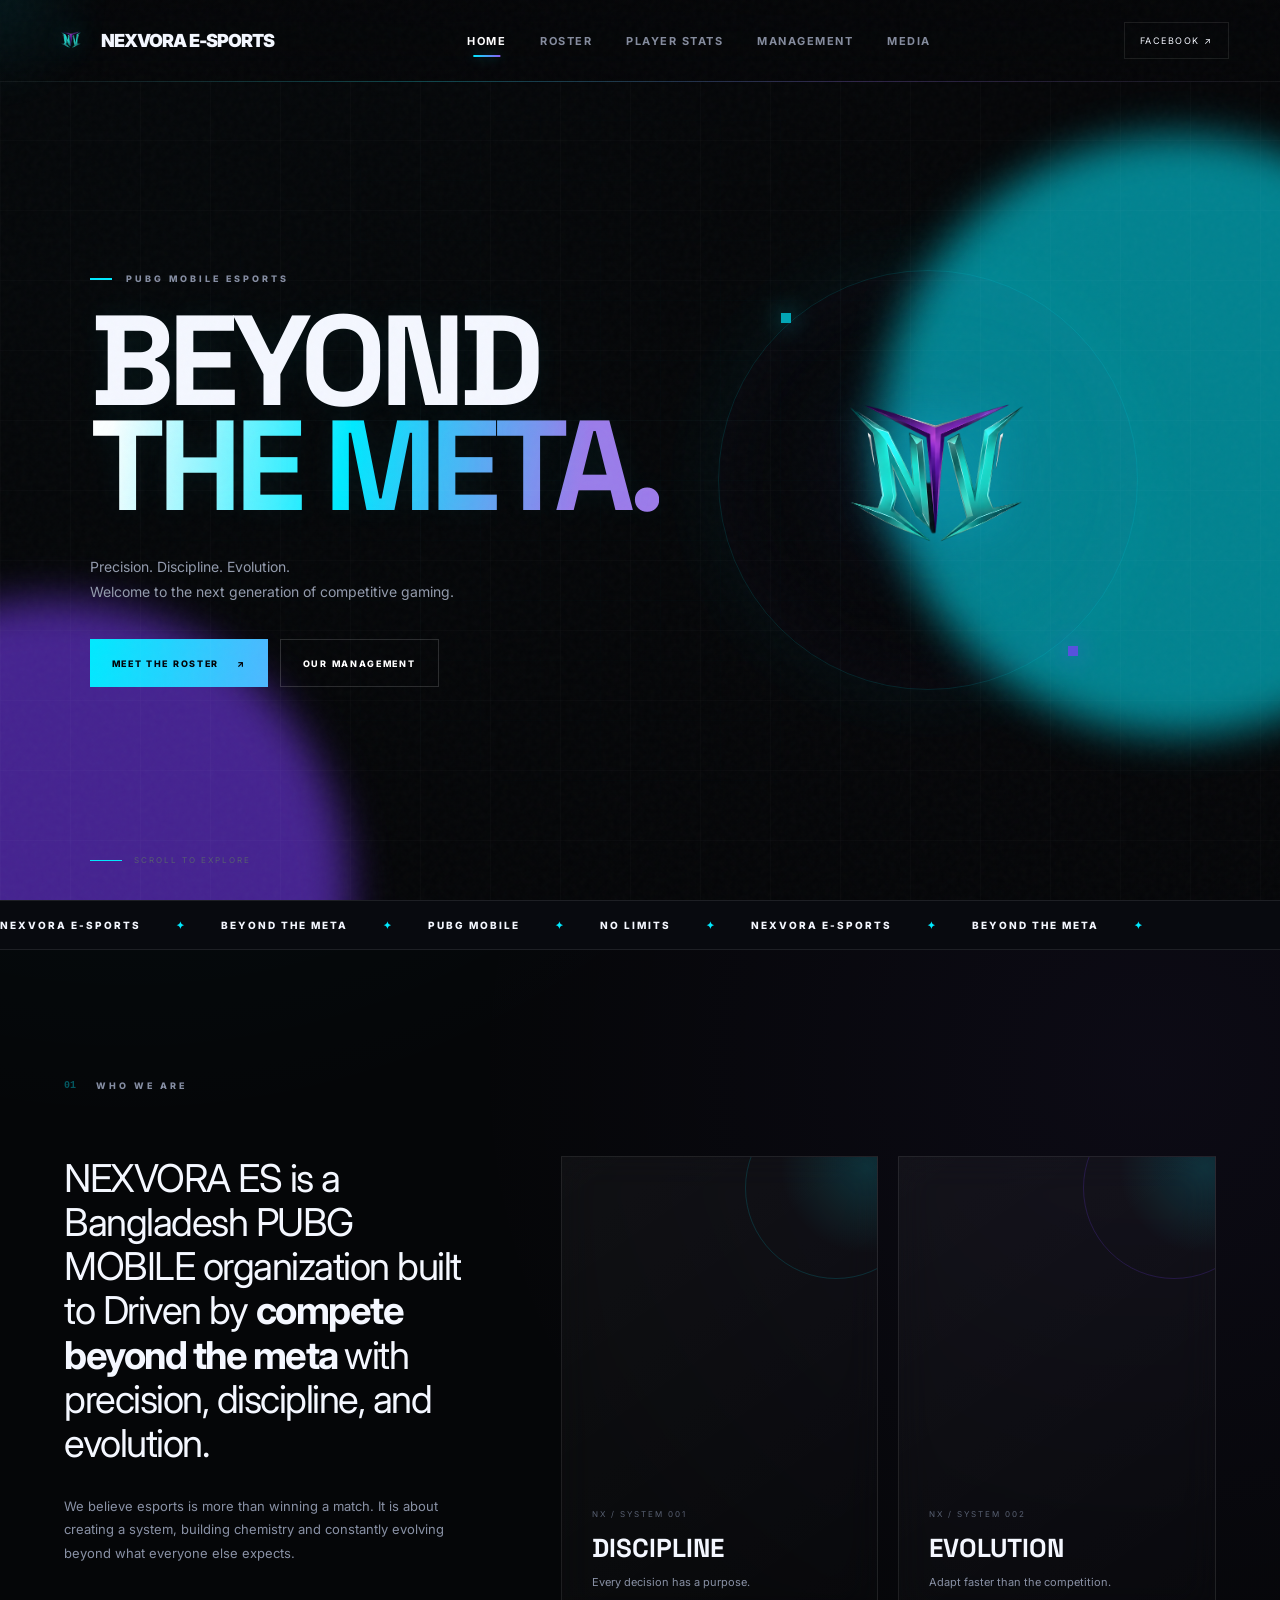
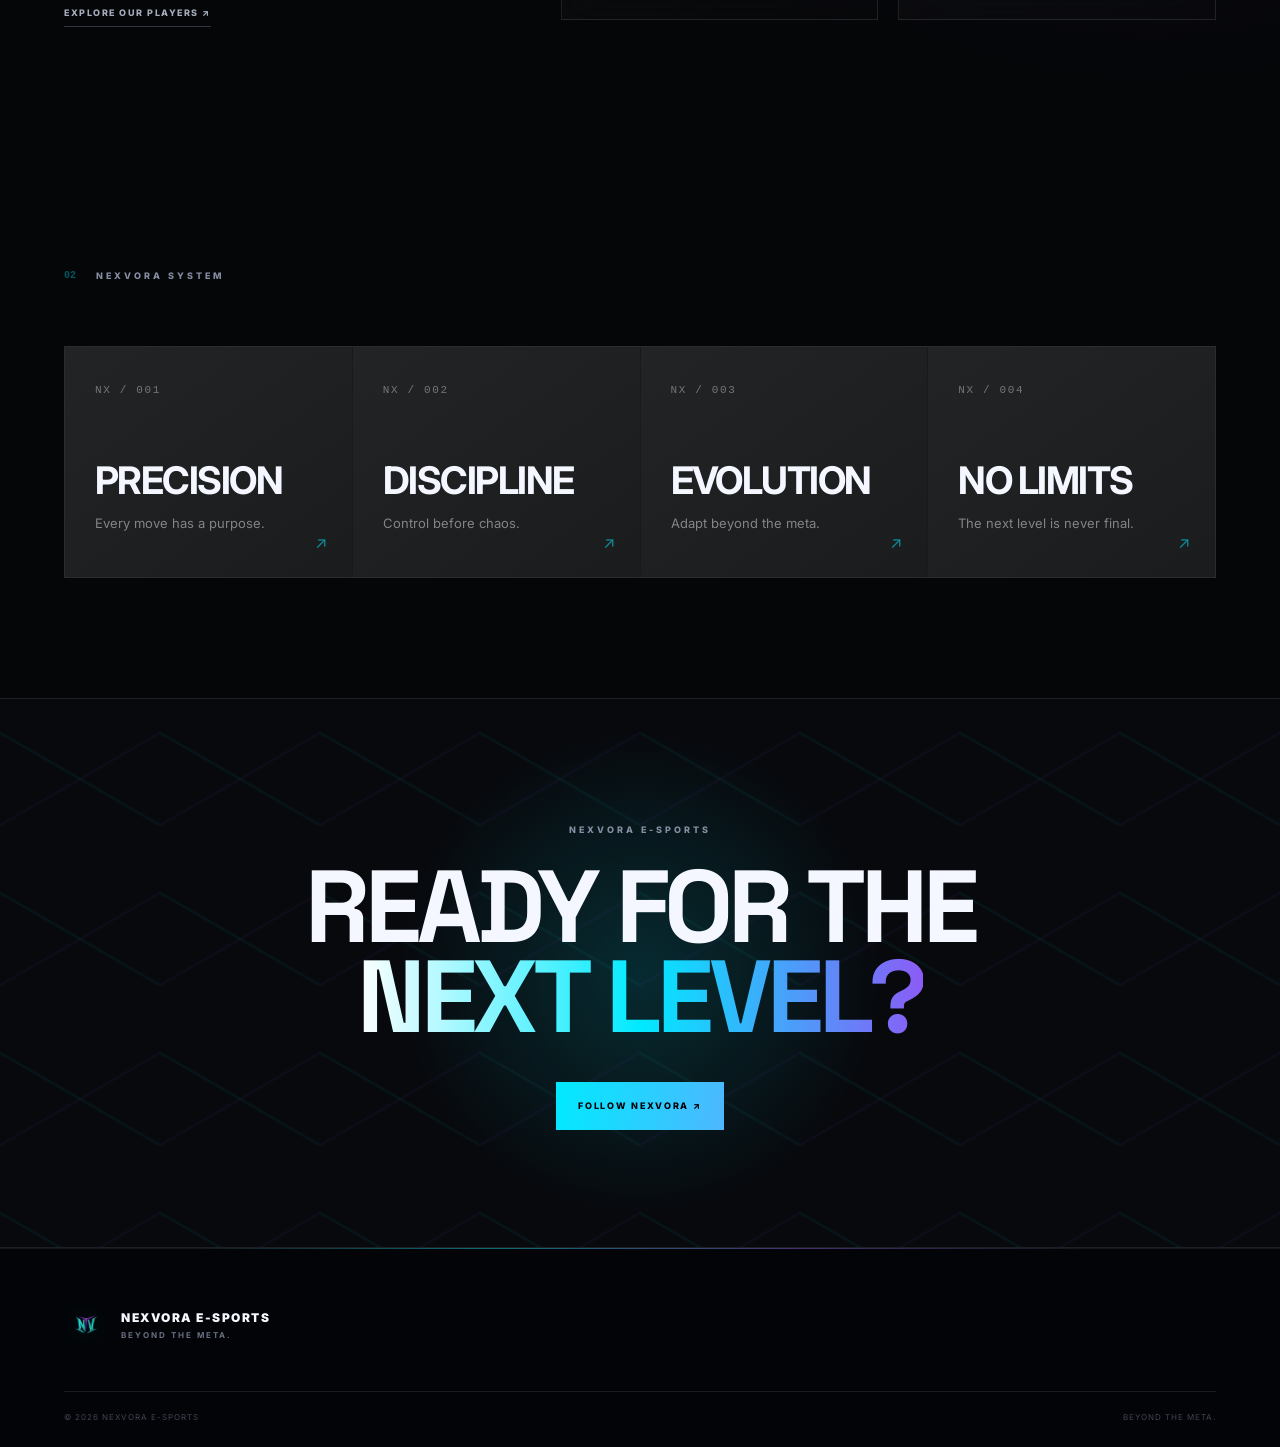
<file: index.html>
<!DOCTYPE html>
<html lang="en">

<head>

  <meta charset="UTF-8">

  <meta
    name="viewport"
    content="width=device-width, initial-scale=1.0"
  >

  <title>NEXVORA E-SPORTS — Beyond The Meta</title>

  <meta
    name="description"
    content="NEXVORA E-SPORTS — Professional PUBG Mobile esports team."
  >

  <link
    rel="icon"
    href="assets/nexvora-logo.png"
  >

  <link
    rel="stylesheet"
    href="css/style.css"
  >

</head>


<body>


<!-- =====================================================
     PAGE LOADER
===================================================== -->

<div id="loader">

  <div class="loader-logo">

    <img
      src="assets/nexvora-logo.png"
      alt="NEXVORA"
    >

  </div>


  <div class="loader-line">

    <span></span>

  </div>


  <p>
    INITIALIZING NEXVORA SYSTEM
  </p>

</div>



<!-- =====================================================
     NAVBAR
===================================================== -->

<header class="navbar">

  <a
    href="index.html"
    class="brand"
  >

    <img
      src="assets/nexvora-logo.png"
      alt="NEXVORA E-SPORTS"
    >

    <span>
      NEXVORA E-SPORTS
    </span>

  </a>


  <button
    class="menu-toggle"
    id="menuToggle"
    aria-label="Open navigation"
  >

    <span></span>
    <span></span>
    <span></span>

  </button>


  <nav id="navMenu">

    <a
      href="index.html"
      class="active"
    >
      HOME
    </a>


    <a href="roster.html">
      ROSTER
    </a>


    <!-- PLAYER STATS -->

    <a href="roster.html#player-stats">
      PLAYER STATS
    </a>


    <a href="management.html">
      MANAGEMENT
    </a>


    <a href="media.html">
      MEDIA
    </a>

  </nav>


  <a
    href="https://www.facebook.com/profile.php?id=61593886864309"
    target="_blank"
    rel="noopener"
    class="nav-social"
  >
    FACEBOOK ↗
  </a>

</header>



<main>


<!-- =====================================================
     HERO
===================================================== -->

<section class="hero">

  <div class="hero-grid"></div>

  <div class="hero-glow glow-one"></div>

  <div class="hero-glow glow-two"></div>


  <div class="hero-content reveal">

    <div class="eyebrow">

      <span></span>

      PUBG MOBILE ESPORTS

    </div>


    <h1>

      BEYOND<br>

      <span>
        THE META.
      </span>

    </h1>


    <p>

      Precision. Discipline. Evolution.<br>

      Welcome to the next generation
      of competitive gaming.

    </p>


    <div class="hero-actions">

      <a
        href="roster.html"
        class="btn btn-primary"
      >

        MEET THE ROSTER

        <span>
          ↗
        </span>

      </a>


      <a
        href="management.html"
        class="btn btn-outline"
      >

        OUR MANAGEMENT

      </a>

    </div>

  </div>



  <div class="hero-logo reveal">

    <div class="logo-ring"></div>

    <img
      src="assets/nexvora-logo.png"
      alt="NEXVORA E-SPORTS"
    >

  </div>



  <div class="scroll-indicator">

    <span></span>

    SCROLL TO EXPLORE

  </div>

</section>



<!-- =====================================================
     TICKER
===================================================== -->

<div class="ticker">

  <div class="ticker-track">

    <span>
      NEXVORA E-SPORTS
    </span>

    <i>✦</i>

    <span>
      BEYOND THE META
    </span>

    <i>✦</i>

    <span>
      PUBG MOBILE
    </span>

    <i>✦</i>

    <span>
      NO LIMITS
    </span>

    <i>✦</i>

    <span>
      NEXVORA E-SPORTS
    </span>

    <i>✦</i>

    <span>
      BEYOND THE META
    </span>

    <i>✦</i>

  </div>

</div>



<!-- =====================================================
     ABOUT
===================================================== -->

<section class="section about-section">

  <div class="section-heading reveal">

    <div>

      <span class="section-number">
        01
      </span>

      <span class="eyebrow">
        WHO WE ARE
      </span>

    </div>


    <h2>

      BUILT TO<br>

      <span>
        EVOLVE.
      </span>

    </h2>

  </div>


  <div class="about-grid">

    <div class="about-copy reveal">

      <p class="big-copy">

  NEXVORA ES is a Bangladesh PUBG MOBILE
  organization built to

  Driven by

  <strong>
    compete beyond the meta
  </strong>

  with precision, discipline, and evolution.

</p>


      <p>

        We believe esports is more than winning
        a match. It is about creating a system,
        building chemistry and constantly evolving
        beyond what everyone else expects.

      </p>


      <a
        href="roster.html"
        class="text-link"
      >

        EXPLORE OUR PLAYERS ↗

      </a>

    </div>


    <div class="about-card reveal">

      <div class="card-corner"></div>

      <span>
        NX / SYSTEM 001
      </span>

      <strong>
        DISCIPLINE
      </strong>

      <p>
        Every decision has a purpose.
      </p>

    </div>


    <div class="about-card alt reveal">

      <div class="card-corner"></div>

      <span>
        NX / SYSTEM 002
      </span>

      <strong>
        EVOLUTION
      </strong>

      <p>
        Adapt faster than the competition.
      </p>

    </div>

  </div>

</section>



<!-- =====================================================
     NEXVORA SYSTEM — SIGNATURE SECTION
===================================================== -->

<section class="section nx-system-section">

  <div class="section-heading reveal">

    <div>

      <span class="section-number">
        02
      </span>

      <span class="eyebrow">
        NEXVORA SYSTEM
      </span>

    </div>


    <h2>

      BUILT<br>

      <span>
        DIFFERENT.
      </span>

    </h2>

  </div>


  <div class="nx-system-grid">

    <!-- SYSTEM 001 -->

    <div class="nx-system-item reveal">

      <span class="nx-system-id">
        NX / 001
      </span>

      <h3>
        PRECISION
      </h3>

      <p>
        Every move has a purpose.
      </p>

    </div>


    <!-- SYSTEM 002 -->

    <div class="nx-system-item reveal">

      <span class="nx-system-id">
        NX / 002
      </span>

      <h3>
        DISCIPLINE
      </h3>

      <p>
        Control before chaos.
      </p>

    </div>


    <!-- SYSTEM 003 -->

    <div class="nx-system-item reveal">

      <span class="nx-system-id">
        NX / 003
      </span>

      <h3>
        EVOLUTION
      </h3>

      <p>
        Adapt beyond the meta.
      </p>

    </div>


    <!-- SYSTEM 004 -->

    <div class="nx-system-item reveal">

      <span class="nx-system-id">
        NX / 004
      </span>

      <h3>
        NO LIMITS
      </h3>

      <p>
        The next level is never final.
      </p>

    </div>

  </div>

</section>



<!-- =====================================================
     CTA
===================================================== -->

<section class="cta-section">

  <div class="cta-lines"></div>


  <div class="cta-content reveal">

    <span class="eyebrow">
      NEXVORA E-SPORTS
    </span>


    <h2>

      READY FOR THE<br>

      <span>
        NEXT LEVEL?
      </span>

    </h2>


    <a
      href="https://www.facebook.com/profile.php?id=61593886864309"
      target="_blank"
      rel="noopener"
      class="btn btn-primary"
    >

      FOLLOW NEXVORA ↗

    </a>

  </div>

</section>


</main>



<!-- =====================================================
     FOOTER
===================================================== -->

<footer>

  <div class="footer-top">

    <div class="footer-brand">

      <img
        src="assets/nexvora-logo.png"
        alt="NEXVORA E-SPORTS"
      >

      <div class="footer-brand-text">

        <span>
          NEXVORA E-SPORTS
        </span>

        <small>
          BEYOND THE META.
        </small>

      </div>

    </div>

  </div>


  <div class="footer-bottom">

    <span>
      © 2026 NEXVORA E-SPORTS
    </span>

    <span>
      BEYOND THE META.
    </span>

  </div>

</footer>



<script src="js/app.js"></script>

</body>

</html>
</file>
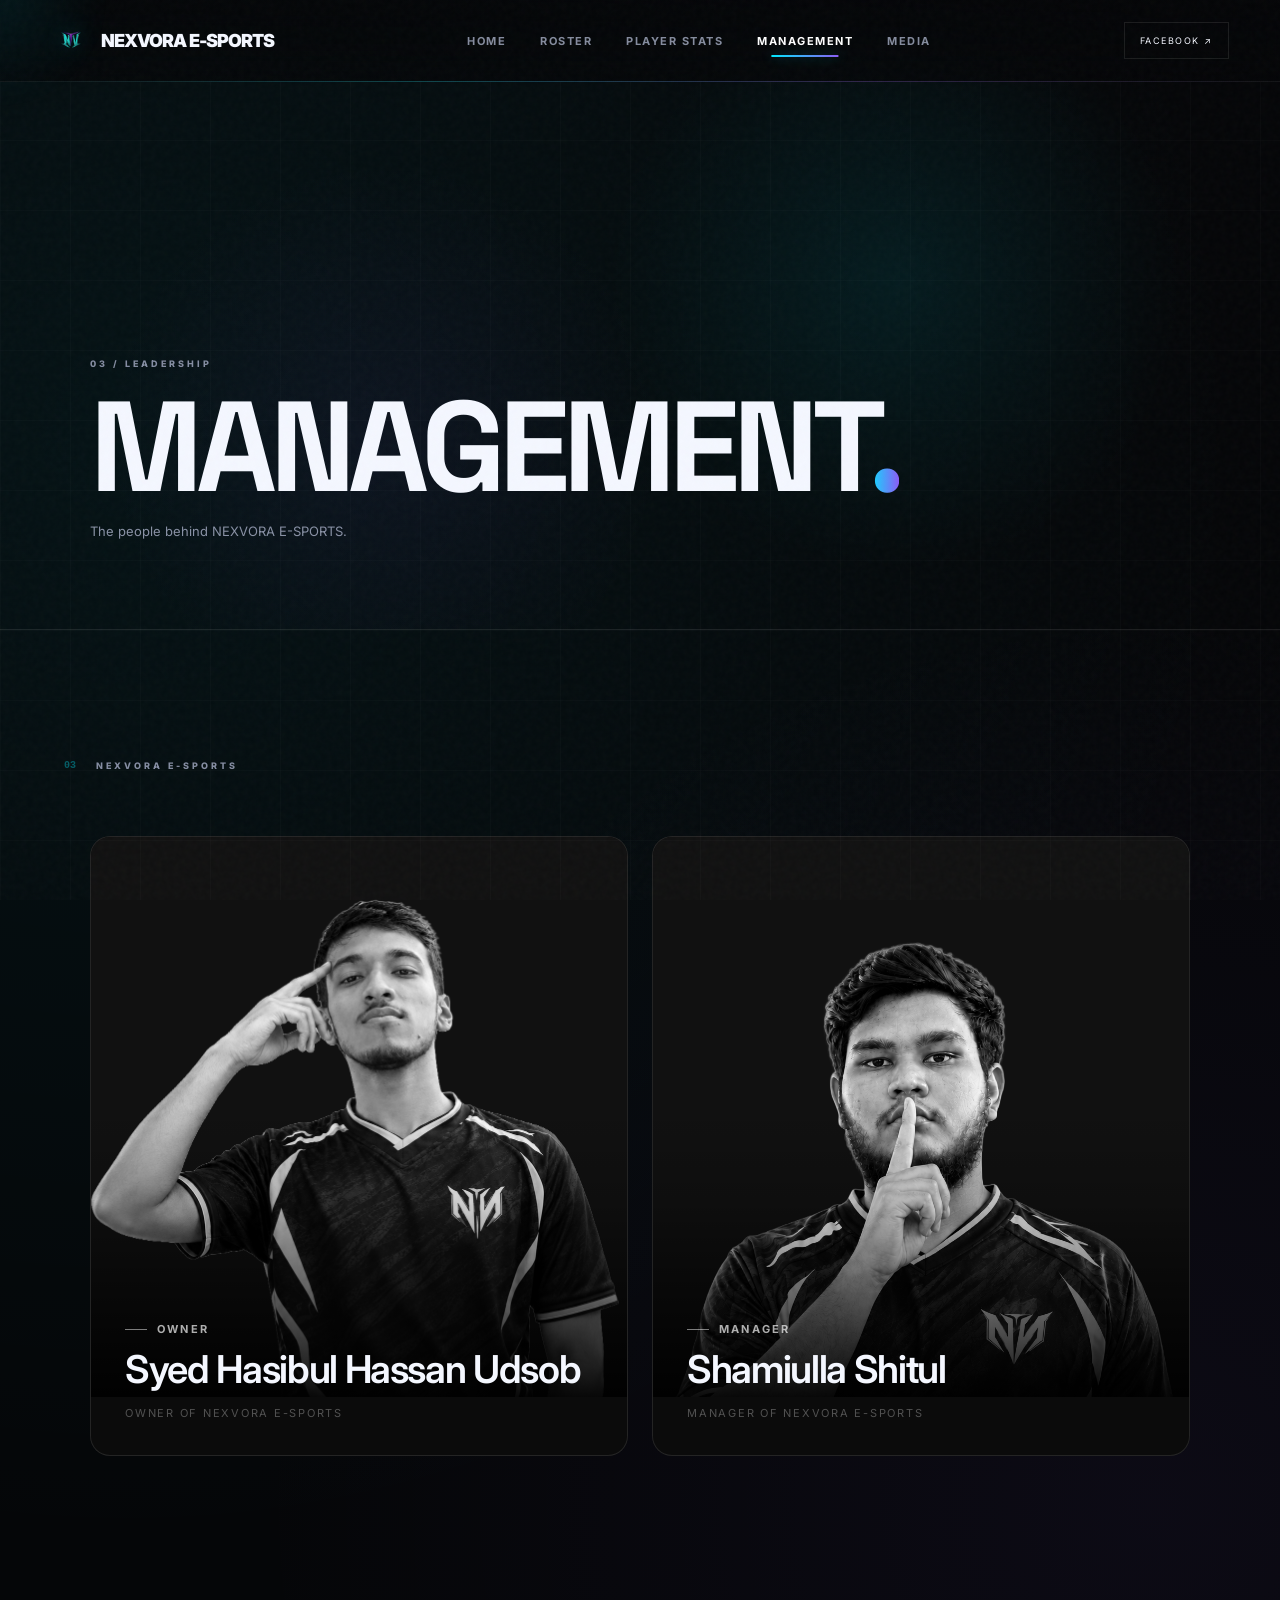
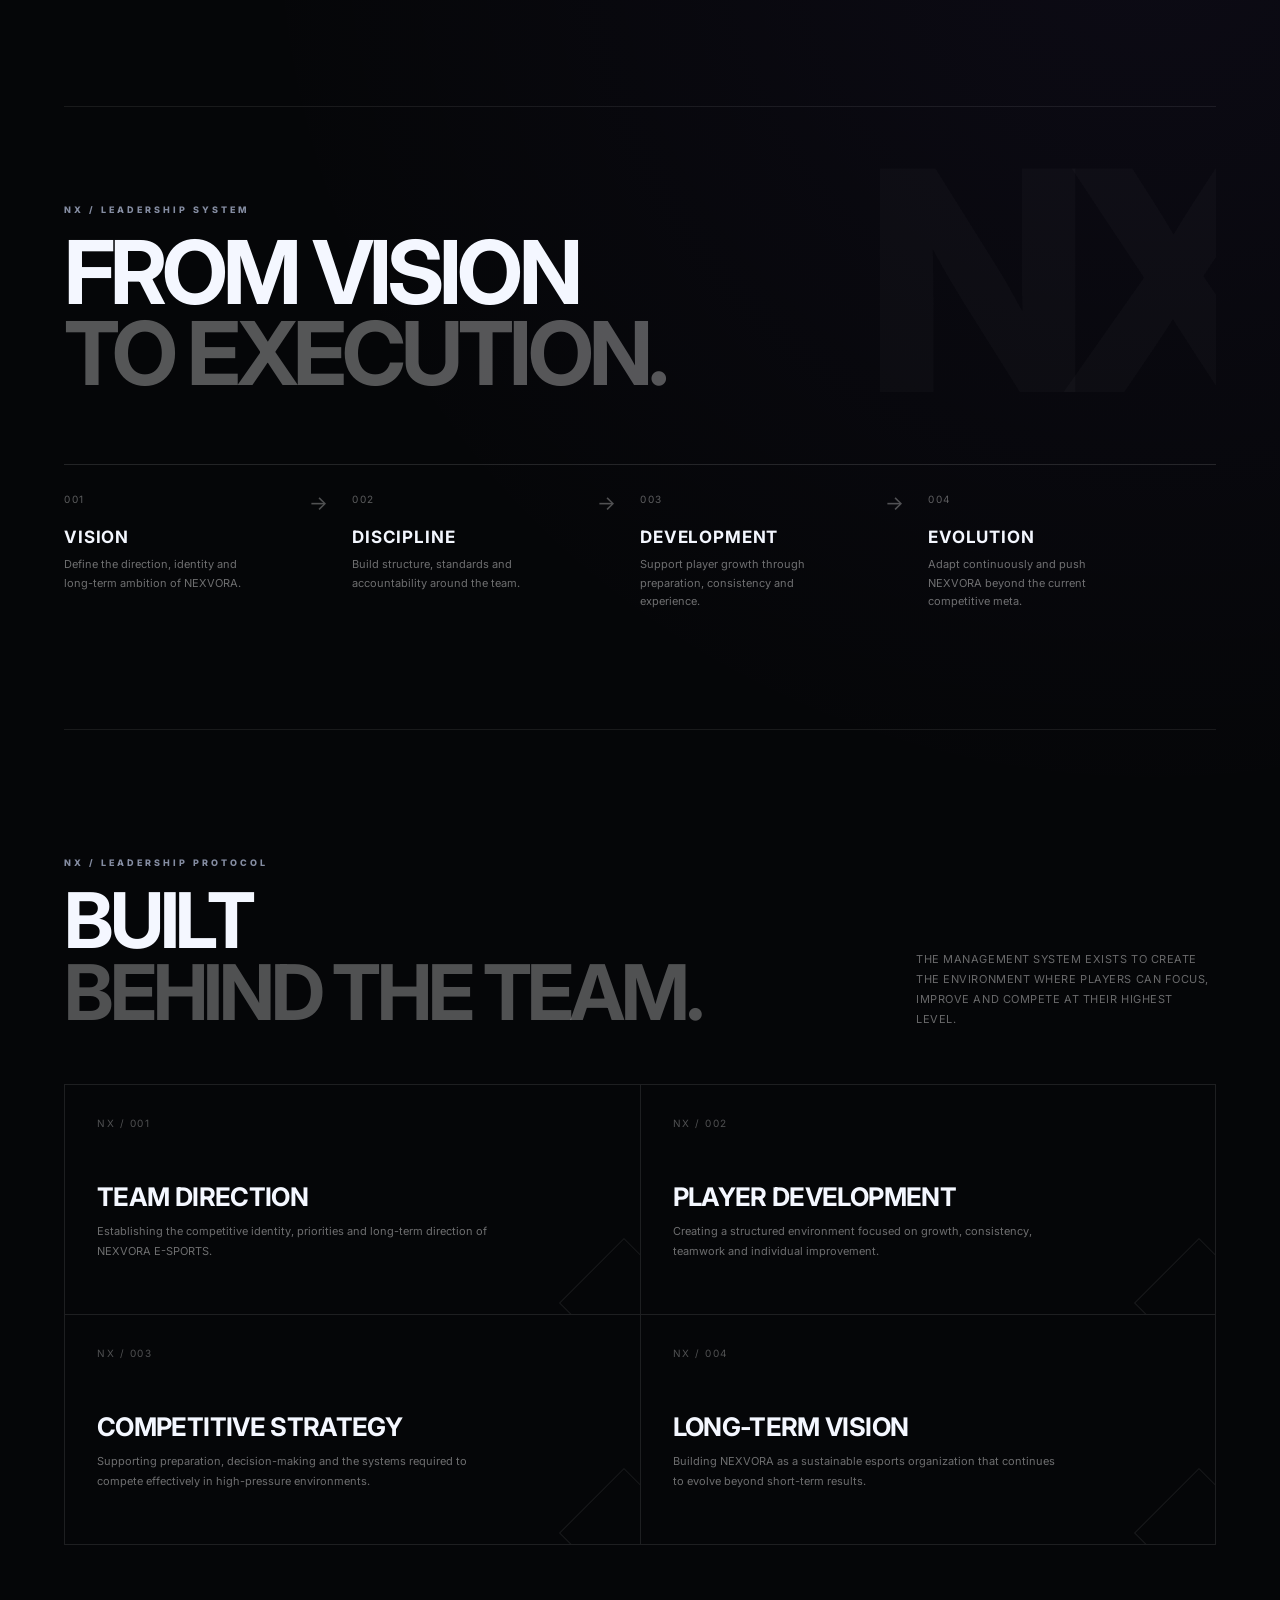
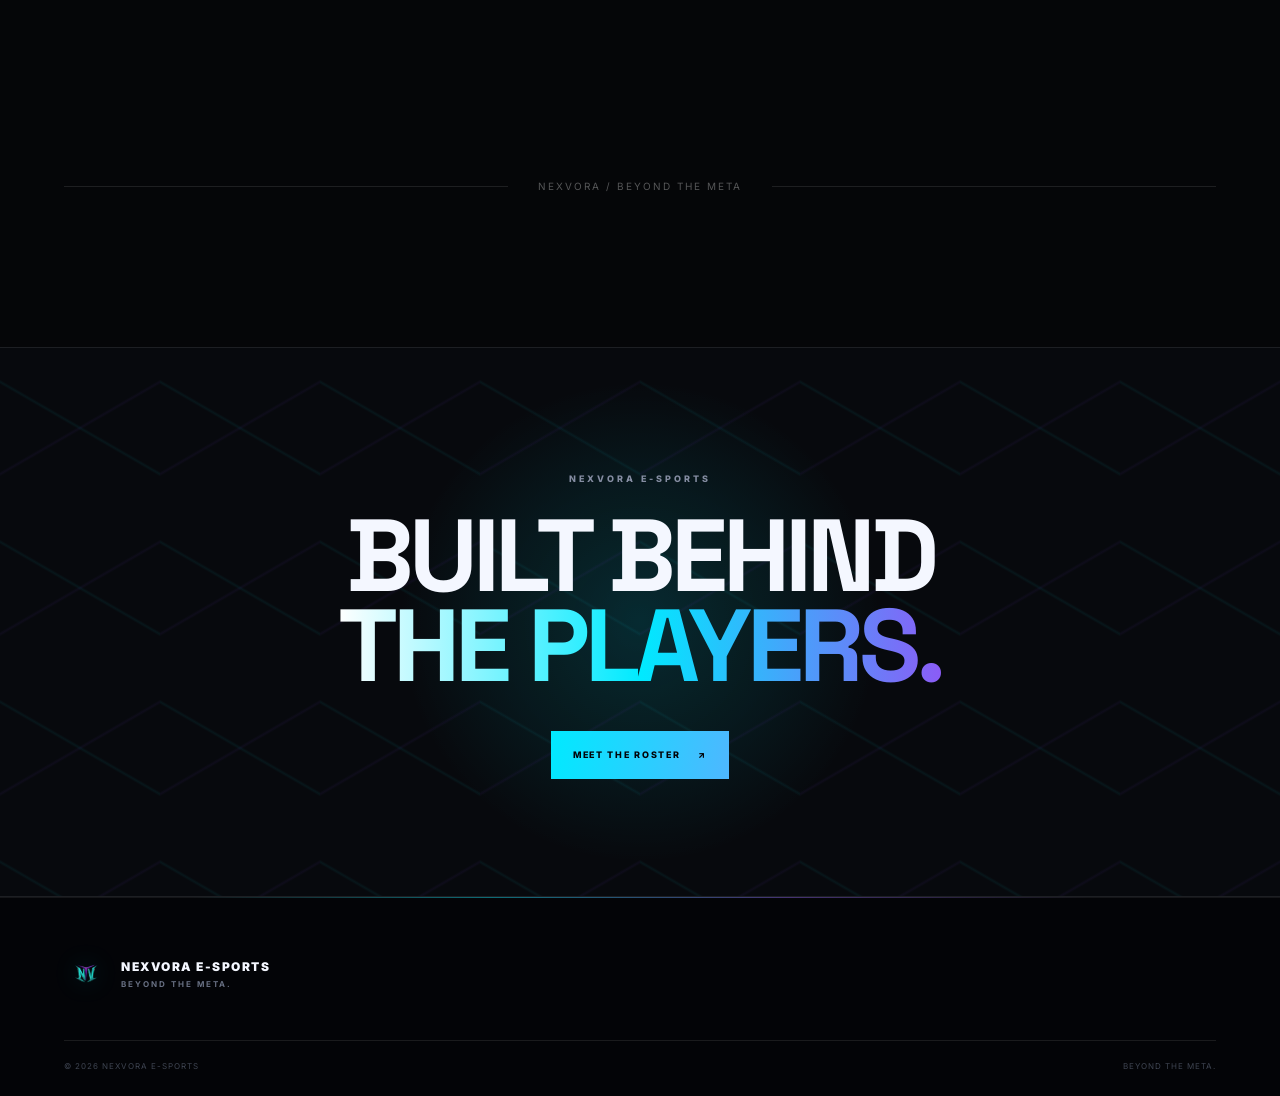
<file: management.html>
<!DOCTYPE html>
<html lang="en">
<head>

  <meta charset="UTF-8">

  <meta
    name="viewport"
    content="width=device-width, initial-scale=1.0"
  >

  <title>Management | NEXVORA E-SPORTS</title>

  <meta
    name="description"
    content="Meet the management and leadership system behind NEXVORA E-SPORTS."
  >

  <link
    rel="icon"
    href="assets/nexvora-logo.png"
  >

  <link
    rel="stylesheet"
    href="css/style.css"
  >


  <!-- =====================================================
       MANAGEMENT PAGE — PREMIUM CUSTOM STYLES
  ====================================================== -->

  <style>

    /* =====================================================
       MANAGEMENT HERO
    ====================================================== */

    .management-page-intro {
      max-width: 760px;
    }


    /* =====================================================
       LEADERSHIP CARDS
    ====================================================== */

    .management-grid {
      display: grid;
      grid-template-columns: repeat(2, minmax(0, 1fr));
      gap: 24px;
    }


    .management-card {
      position: relative;
      overflow: hidden;
      min-height: 620px;
      background: #0b0b0b;
      border: 1px solid rgba(255,255,255,0.10);
      transition:
        transform 0.45s cubic-bezier(.2,.8,.2,1),
        border-color 0.45s ease,
        box-shadow 0.45s ease;
    }


    .management-card::before {
      content: "";
      position: absolute;
      inset: 0;
      background:
        linear-gradient(
          180deg,
          rgba(255,255,255,0.02) 0%,
          rgba(255,255,255,0) 35%,
          rgba(0,0,0,0.94) 100%
        );
      z-index: 1;
      pointer-events: none;
    }


    .management-card::after {
      content: "";
      position: absolute;
      top: 0;
      left: -120%;
      width: 80%;
      height: 100%;
      background:
        linear-gradient(
          90deg,
          transparent,
          rgba(255,255,255,0.055),
          transparent
        );
      transform: skewX(-18deg);
      transition: left 0.8s ease;
      pointer-events: none;
      z-index: 4;
    }


    .management-card:hover {
      transform: translateY(-8px);
      border-color: rgba(255,255,255,0.22);
      box-shadow:
        0 24px 70px rgba(0,0,0,0.35);
    }


    .management-card:hover::after {
      left: 140%;
    }


    .management-photo {
      position: relative;
      width: 100%;
      height: 560px;
      overflow: hidden;
      background: #111;
    }


    .management-photo::after {
      content: "";
      position: absolute;
      inset: 0;
      background:
        linear-gradient(
          180deg,
          transparent 48%,
          rgba(0,0,0,0.18) 65%,
          rgba(0,0,0,0.95) 100%
        );
      z-index: 2;
      pointer-events: none;
    }


    .management-photo img {
      width: 100%;
      height: 100%;
      display: block;
      object-fit: cover;
      object-position: center top;
      filter: grayscale(100%);
      transform: scale(1.01);
      transition:
        transform 0.8s cubic-bezier(.2,.8,.2,1),
        filter 0.6s ease;
    }


    .management-card:hover .management-photo img {
      transform: scale(1.065);
      filter: grayscale(0%);
    }


    .management-info {
      position: absolute;
      left: 0;
      right: 0;
      bottom: 0;
      padding: 34px 34px 32px;
      z-index: 3;
    }


    .management-role {
      display: inline-flex;
      align-items: center;
      gap: 10px;
      margin-bottom: 13px;
      font-size: 11px;
      font-weight: 700;
      letter-spacing: 0.20em;
      text-transform: uppercase;
      color: rgba(255,255,255,0.68);
    }


    .management-role::before {
      content: "";
      width: 22px;
      height: 1px;
      background: currentColor;
      opacity: 0.7;
    }


    .management-info h3 {
      margin: 0;
      font-size: clamp(28px, 3vw, 43px);
      line-height: 1.05;
      letter-spacing: -0.035em;
      font-weight: 600;
    }


    .management-info p {
      margin: 15px 0 0;
      font-size: 11px;
      line-height: 1.7;
      letter-spacing: 0.16em;
      text-transform: uppercase;
      color: rgba(255,255,255,0.52);
    }


    /* =====================================================
       LEADERSHIP SYSTEM
    ====================================================== */

    .leadership-system {
      position: relative;
      margin-top: 120px;
      padding: 90px 0;
      border-top: 1px solid rgba(255,255,255,0.08);
      border-bottom: 1px solid rgba(255,255,255,0.08);
      overflow: hidden;
    }


    .leadership-system::before {
      content: "NX";
      position: absolute;
      right: -40px;
      top: 20px;
      font-size: clamp(160px, 24vw, 360px);
      line-height: 1;
      font-weight: 800;
      letter-spacing: -0.09em;
      color: rgba(255,255,255,0.018);
      pointer-events: none;
    }


    .system-heading {
      position: relative;
      z-index: 1;
      max-width: 650px;
      margin-bottom: 70px;
    }


    .system-heading h2 {
      margin: 15px 0 0;
      font-size: clamp(42px, 7vw, 88px);
      line-height: 0.92;
      letter-spacing: -0.055em;
    }


    .system-heading h2 span {
      color: rgba(255,255,255,0.32);
    }


    .system-flow {
      position: relative;
      z-index: 1;
      display: grid;
      grid-template-columns: repeat(4, minmax(0, 1fr));
      gap: 0;
    }


    .system-step {
      position: relative;
      padding: 28px 28px 28px 0;
      min-height: 150px;
      border-top: 1px solid rgba(255,255,255,0.12);
    }


    .system-step:not(:last-child)::after {
      content: "→";
      position: absolute;
      right: 24px;
      top: 26px;
      font-size: 20px;
      color: rgba(255,255,255,0.30);
    }


    .system-step-number {
      display: block;
      margin-bottom: 22px;
      font-size: 10px;
      letter-spacing: 0.16em;
      color: rgba(255,255,255,0.35);
    }


    .system-step h3 {
      margin: 0 0 8px;
      font-size: 17px;
      letter-spacing: 0.05em;
      text-transform: uppercase;
    }


    .system-step p {
      margin: 0;
      max-width: 190px;
      font-size: 11px;
      line-height: 1.7;
      color: rgba(255,255,255,0.42);
    }


    /* =====================================================
       LEADERSHIP PROTOCOL
    ====================================================== */

    .leadership-protocol {
      padding: 120px 0 30px;
    }


    .protocol-header {
      display: flex;
      justify-content: space-between;
      align-items: flex-end;
      gap: 40px;
      margin-bottom: 55px;
    }


    .protocol-header h2 {
      margin: 15px 0 0;
      font-size: clamp(42px, 6vw, 78px);
      line-height: 0.94;
      letter-spacing: -0.055em;
    }


    .protocol-header h2 span {
      color: rgba(255,255,255,0.30);
    }


    .protocol-note {
      max-width: 300px;
      margin: 0;
      font-size: 11px;
      line-height: 1.8;
      letter-spacing: 0.05em;
      color: rgba(255,255,255,0.40);
      text-transform: uppercase;
    }


    .protocol-grid {
      display: grid;
      grid-template-columns: repeat(2, minmax(0, 1fr));
      border-top: 1px solid rgba(255,255,255,0.10);
      border-left: 1px solid rgba(255,255,255,0.10);
    }


    .protocol-item {
      position: relative;
      min-height: 230px;
      padding: 32px;
      border-right: 1px solid rgba(255,255,255,0.10);
      border-bottom: 1px solid rgba(255,255,255,0.10);
      overflow: hidden;
      transition:
        background 0.35s ease,
        transform 0.35s ease;
    }


    .protocol-item::before {
      content: "";
      position: absolute;
      width: 90px;
      height: 90px;
      right: -30px;
      bottom: -35px;
      border: 1px solid rgba(255,255,255,0.08);
      transform: rotate(45deg);
      transition: transform 0.45s ease;
    }


    .protocol-item:hover {
      background: rgba(255,255,255,0.025);
    }


    .protocol-item:hover::before {
      transform: rotate(65deg) scale(1.15);
    }


    .protocol-number {
      display: block;
      margin-bottom: 52px;
      font-size: 10px;
      letter-spacing: 0.15em;
      color: rgba(255,255,255,0.30);
    }


    .protocol-item h3 {
      margin: 0 0 10px;
      font-size: clamp(21px, 2vw, 29px);
      letter-spacing: -0.025em;
      text-transform: uppercase;
    }


    .protocol-item p {
      margin: 0;
      max-width: 390px;
      font-size: 11px;
      line-height: 1.8;
      color: rgba(255,255,255,0.42);
    }


    /* =====================================================
       MANAGEMENT SIGNATURE LINE
    ====================================================== */

    .management-signature {
      display: flex;
      align-items: center;
      justify-content: space-between;
      gap: 30px;
      padding: 75px 0 25px;
    }


    .management-signature-line {
      flex: 1;
      height: 1px;
      background: rgba(255,255,255,0.10);
    }


    .management-signature span {
      font-size: 10px;
      letter-spacing: 0.20em;
      color: rgba(255,255,255,0.32);
      text-transform: uppercase;
      white-space: nowrap;
    }


    /* =====================================================
       MOBILE
    ====================================================== */

    @media (max-width: 900px) {

      .management-grid {
        grid-template-columns: 1fr;
      }


      .management-card {
        min-height: 560px;
      }


      .management-photo {
        height: 500px;
      }


      .system-flow {
        grid-template-columns: repeat(2, minmax(0, 1fr));
      }


      .system-step:nth-child(2)::after {
        display: none;
      }


      .protocol-header {
        display: block;
      }


      .protocol-note {
        margin-top: 25px;
      }

    }


    @media (max-width: 600px) {

      .management-grid {
        gap: 16px;
      }


      .management-card {
        min-height: 500px;
      }


      .management-photo {
        height: 450px;
      }


      .management-info {
        padding: 26px 22px 25px;
      }


      .management-info h3 {
        font-size: 29px;
      }


      .management-info p {
        font-size: 9px;
        letter-spacing: 0.12em;
      }


      .leadership-system {
        margin-top: 80px;
        padding: 70px 0;
      }


      .system-heading {
        margin-bottom: 45px;
      }


      .system-flow {
        grid-template-columns: 1fr;
      }


      .system-step {
        padding: 25px 0;
      }


      .system-step:not(:last-child)::after {
        content: "↓";
        right: auto;
        left: 0;
        top: auto;
        bottom: -13px;
      }


      .system-step:nth-child(2)::after {
        display: block;
      }


      .system-step p {
        max-width: 270px;
      }


      .leadership-protocol {
        padding-top: 80px;
      }


      .protocol-grid {
        grid-template-columns: 1fr;
      }


      .protocol-item {
        min-height: 200px;
        padding: 25px;
      }


      .protocol-number {
        margin-bottom: 38px;
      }


      .management-signature {
        padding-top: 60px;
      }

    }

  </style>

</head>


<body>


<!-- =====================================================
     PAGE LOADER
===================================================== -->

<div id="loader">

  <div class="loader-logo">

    <img
      src="assets/nexvora-logo.png"
      alt="NEXVORA E-SPORTS"
    >

  </div>


  <div class="loader-line">

    <span></span>

  </div>


  <p>
    INITIALIZING NEXVORA SYSTEM
  </p>

</div>



<!-- =====================================================
     NAVBAR
===================================================== -->

<header class="navbar">

  <a
    href="index.html"
    class="brand"
  >

    <img
      src="assets/nexvora-logo.png"
      alt="NEXVORA E-SPORTS"
    >

    <span>
      NEXVORA E-SPORTS
    </span>

  </a>


  <button
    class="menu-toggle"
    id="menuToggle"
    aria-label="Open navigation"
  >

    <span></span>
    <span></span>
    <span></span>

  </button>


  <nav id="navMenu">

    <!-- HOME -->

    <a href="index.html">
      HOME
    </a>


    <!-- ROSTER -->

    <a href="roster.html">
      ROSTER
    </a>


    <!-- PLAYER STATS -->

    <a href="roster.html#player-stats">
      PLAYER STATS
    </a>


    <!-- MANAGEMENT -->

    <a
      href="management.html"
      class="active"
    >
      MANAGEMENT
    </a>


    <!-- MEDIA -->

    <a href="media.html">
      MEDIA
    </a>

  </nav>


  <a
    href="https://www.facebook.com/profile.php?id=61593886864309"
    target="_blank"
    rel="noopener"
    class="nav-social"
  >
    FACEBOOK ↗
  </a>

</header>



<main>


<!-- =====================================================
     PAGE HERO
===================================================== -->

<section class="page-hero">

  <div class="page-hero-content reveal">

    <span class="eyebrow">
      03 / LEADERSHIP
    </span>


    <h1>

      MANAGEMENT<span>.</span>

    </h1>


    <p>
      The people behind NEXVORA E-SPORTS.
    </p>

  </div>

</section>



<!-- =====================================================
     MANAGEMENT
===================================================== -->

<section class="section management-section">

  <div class="section-heading reveal">

    <div>

      <span class="section-number">
        03
      </span>

      <span class="eyebrow">
        NEXVORA E-SPORTS
      </span>

    </div>


    <h2>

      OUR<br>

      <span>
        MANAGEMENT.
      </span>

    </h2>

  </div>


  <!-- ===================================================
       LEADERSHIP CARDS
  ==================================================== -->

  <div class="management-grid">


    <!-- =================================================
         OWNER
    ================================================== -->

    <article class="management-card reveal">

      <div class="management-photo">

        <img
          src="assets/udsob.png"
          alt="Syed Hasibul Hassan Udsob"
        >

      </div>


      <div class="management-info">

        <span class="management-role">
          OWNER
        </span>


        <h3>
          Syed Hasibul Hassan Udsob
        </h3>


        <p>
          OWNER OF NEXVORA E-SPORTS
        </p>

      </div>

    </article>



    <!-- =================================================
         MANAGER
    ================================================== -->

    <article class="management-card reveal">

      <div class="management-photo">

        <img
          src="assets/noozy.png"
          alt="Shamiulla Shitul"
        >

      </div>


      <div class="management-info">

        <span class="management-role">
          MANAGER
        </span>


        <h3>
          Shamiulla Shitul
        </h3>


        <p>
          MANAGER OF NEXVORA E-SPORTS
        </p>

      </div>

    </article>


  </div>

</section>



<!-- =====================================================
     LEADERSHIP SYSTEM
===================================================== -->

<section class="section leadership-system">

  <div class="system-heading reveal">

    <span class="eyebrow">
      NX / LEADERSHIP SYSTEM
    </span>


    <h2>

      FROM VISION<br>

      <span>
        TO EXECUTION.
      </span>

    </h2>

  </div>


  <div class="system-flow">


    <!-- STEP 01 -->

    <div class="system-step reveal">

      <span class="system-step-number">
        001
      </span>

      <h3>
        VISION
      </h3>

      <p>
        Define the direction, identity and long-term ambition of NEXVORA.
      </p>

    </div>


    <!-- STEP 02 -->

    <div class="system-step reveal">

      <span class="system-step-number">
        002
      </span>

      <h3>
        DISCIPLINE
      </h3>

      <p>
        Build structure, standards and accountability around the team.
      </p>

    </div>


    <!-- STEP 03 -->

    <div class="system-step reveal">

      <span class="system-step-number">
        003
      </span>

      <h3>
        DEVELOPMENT
      </h3>

      <p>
        Support player growth through preparation, consistency and experience.
      </p>

    </div>


    <!-- STEP 04 -->

    <div class="system-step reveal">

      <span class="system-step-number">
        004
      </span>

      <h3>
        EVOLUTION
      </h3>

      <p>
        Adapt continuously and push NEXVORA beyond the current competitive meta.
      </p>

    </div>


  </div>

</section>



<!-- =====================================================
     LEADERSHIP PROTOCOL
===================================================== -->

<section class="section leadership-protocol">

  <div class="protocol-header reveal">

    <div>

      <span class="eyebrow">
        NX / LEADERSHIP PROTOCOL
      </span>


      <h2>

        BUILT<br>

        <span>
          BEHIND THE TEAM.
        </span>

      </h2>

    </div>


    <p class="protocol-note">

      The management system exists to create the environment where players can
      focus, improve and compete at their highest level.

    </p>

  </div>



  <div class="protocol-grid">


    <!-- =================================================
         01 — TEAM DIRECTION
    ================================================== -->

    <article class="protocol-item reveal">

      <span class="protocol-number">
        NX / 001
      </span>


      <h3>
        Team Direction
      </h3>


      <p>
        Establishing the competitive identity, priorities and long-term
        direction of NEXVORA E-SPORTS.
      </p>

    </article>



    <!-- =================================================
         02 — PLAYER DEVELOPMENT
    ================================================== -->

    <article class="protocol-item reveal">

      <span class="protocol-number">
        NX / 002
      </span>


      <h3>
        Player Development
      </h3>


      <p>
        Creating a structured environment focused on growth, consistency,
        teamwork and individual improvement.
      </p>

    </article>



    <!-- =================================================
         03 — COMPETITIVE STRATEGY
    ================================================== -->

    <article class="protocol-item reveal">

      <span class="protocol-number">
        NX / 003
      </span>


      <h3>
        Competitive Strategy
      </h3>


      <p>
        Supporting preparation, decision-making and the systems required to
        compete effectively in high-pressure environments.
      </p>

    </article>



    <!-- =================================================
         04 — LONG-TERM VISION
    ================================================== -->

    <article class="protocol-item reveal">

      <span class="protocol-number">
        NX / 004
      </span>


      <h3>
        Long-Term Vision
      </h3>


      <p>
        Building NEXVORA as a sustainable esports organization that continues
        to evolve beyond short-term results.
      </p>

    </article>


  </div>

</section>



<!-- =====================================================
     SIGNATURE LINE
===================================================== -->

<section class="section">

  <div class="management-signature reveal">

    <div class="management-signature-line"></div>


    <span>
      NEXVORA / BEYOND THE META
    </span>


    <div class="management-signature-line"></div>

  </div>

</section>



<!-- =====================================================
     CTA
===================================================== -->

<section class="cta-section">

  <div class="cta-lines"></div>


  <div class="cta-content reveal">

    <span class="eyebrow">
      NEXVORA E-SPORTS
    </span>


    <h2>

      BUILT BEHIND<br>

      <span>
        THE PLAYERS.
      </span>

    </h2>


    <a
      href="roster.html"
      class="btn btn-primary"
    >

      MEET THE ROSTER

      <span>
        ↗
      </span>

    </a>

  </div>

</section>


</main>



<!-- =====================================================
     FOOTER
===================================================== -->

<footer>

  <div class="footer-top">

    <div class="footer-brand">

      <img
        src="assets/nexvora-logo.png"
        alt="NEXVORA E-SPORTS"
      >


      <div class="footer-brand-text">

        <span>
          NEXVORA E-SPORTS
        </span>


        <small>
          BEYOND THE META.
        </small>

      </div>

    </div>

  </div>


  <div class="footer-bottom">

    <span>
      © 2026 NEXVORA E-SPORTS
    </span>


    <span>
      BEYOND THE META.
    </span>

  </div>

</footer>



<!-- =====================================================
     JAVASCRIPT
===================================================== -->

<script src="js/app.js"></script>

</body>
</html>
</file>
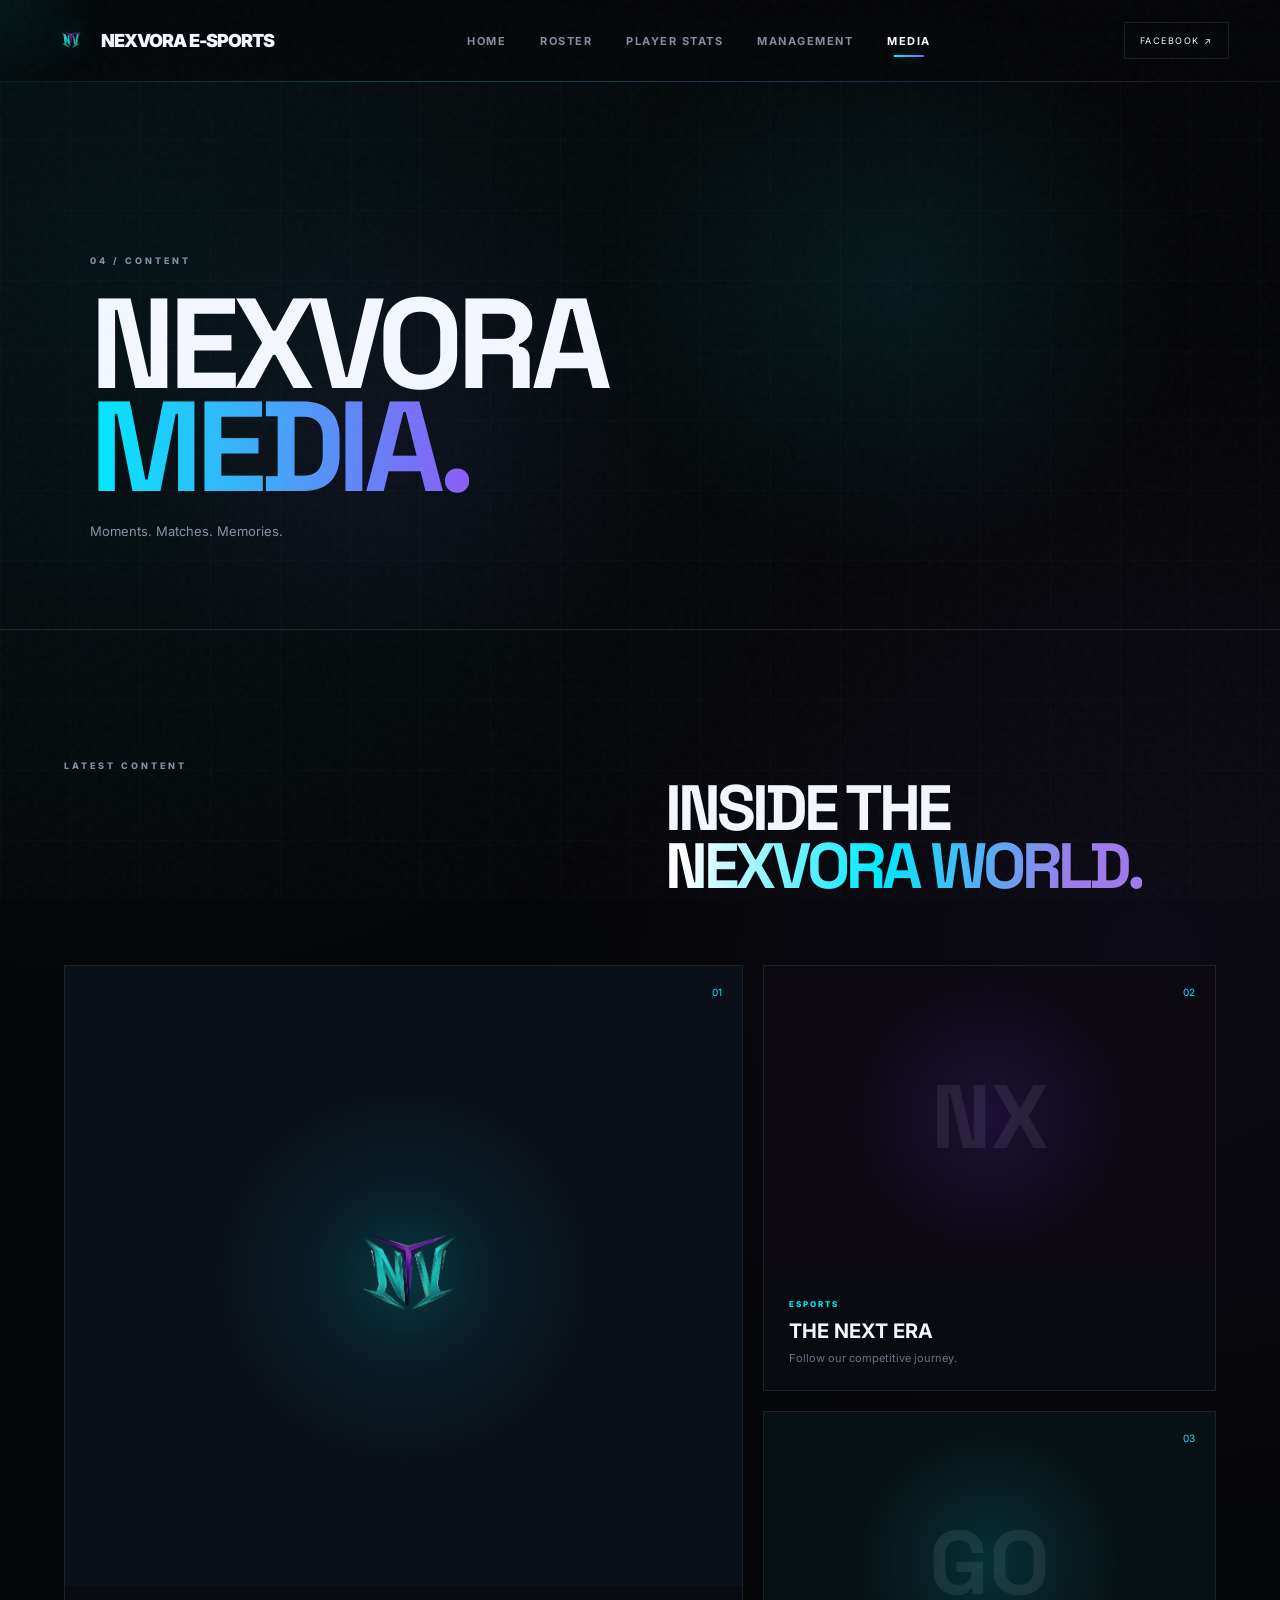
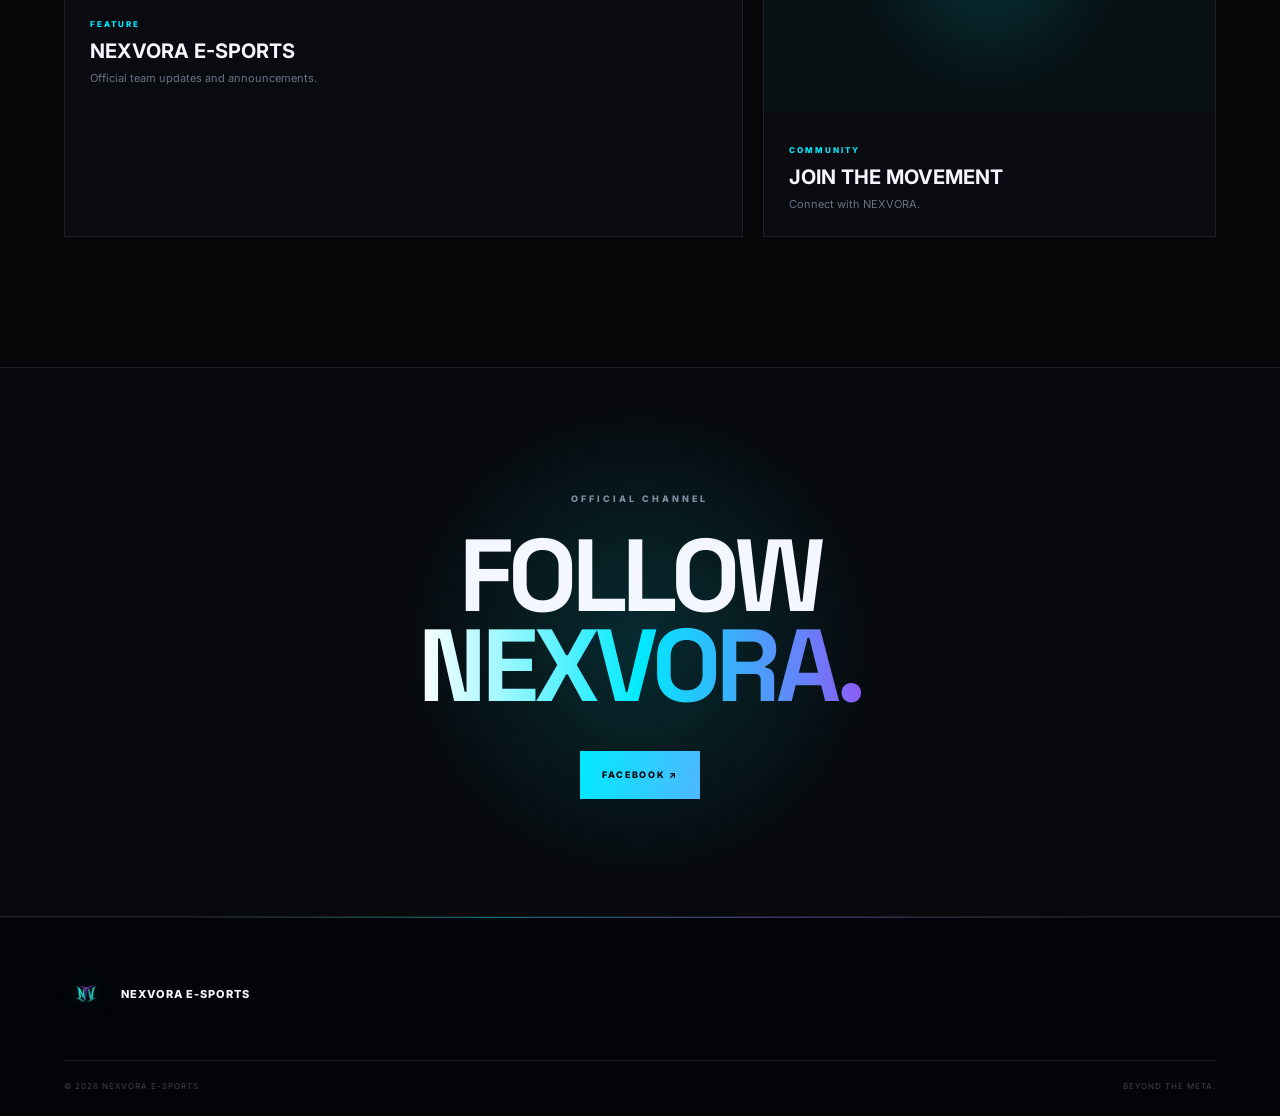
<file: media.html>
<!DOCTYPE html>
<html lang="en">
<head>

  <meta charset="UTF-8">

  <meta
    name="viewport"
    content="width=device-width, initial-scale=1.0"
  >

  <title>Media — NEXVORA E-SPORTS</title>

  <meta
    name="description"
    content="Official media and content from NEXVORA E-SPORTS."
  >

  <link
    rel="icon"
    href="assets/nexvora-logo.png"
  >

  <link
    rel="stylesheet"
    href="css/style.css"
  >

</head>


<body>


<!-- =====================================================
     PAGE LOADER
===================================================== -->

<div id="loader">

  <div class="loader-logo">

    <img
      src="assets/nexvora-logo.png"
      alt="NEXVORA"
    >

  </div>


  <div class="loader-line">

    <span></span>

  </div>


  <p>
    LOADING MEDIA
  </p>

</div>



<!-- =====================================================
     NAVBAR
===================================================== -->

<header class="navbar">

  <a
    href="index.html"
    class="brand"
  >

    <img
      src="assets/nexvora-logo.png"
      alt="NEXVORA E-SPORTS"
    >

    <span>
      NEXVORA E-SPORTS<span class="accent"></span>
    </span>

  </a>


  <button
    class="menu-toggle"
    id="menuToggle"
    aria-label="Open navigation"
  >

    <span></span>
    <span></span>
    <span></span>

  </button>


  <nav id="navMenu">

    <!-- HOME -->

    <a href="index.html">
      HOME
    </a>


    <!-- ROSTER -->

    <a href="roster.html">
      ROSTER
    </a>


    <!-- PLAYER STATS -->

    <a href="roster.html#player-stats">
      PLAYER STATS
    </a>


    <!-- MANAGEMENT -->

    <a href="management.html">
      MANAGEMENT
    </a>


    <!-- MEDIA -->

    <a
      href="media.html"
      class="active"
    >
      MEDIA
    </a>

  </nav>


  <a
    href="https://www.facebook.com/profile.php?id=61593886864309"
    target="_blank"
    rel="noopener"
    class="nav-social"
  >
    FACEBOOK ↗
  </a>

</header>



<main>


<!-- =====================================================
     PAGE HERO
===================================================== -->

<section class="page-hero">

  <div class="hero-grid"></div>


  <div class="page-hero-content reveal">

    <span class="eyebrow">
      04 / CONTENT
    </span>


    <h1>

      NEXVORA<br>

      <span>
        MEDIA.
      </span>

    </h1>


    <p>
      Moments. Matches. Memories.
    </p>

  </div>

</section>



<!-- =====================================================
     MEDIA
===================================================== -->

<section class="section">

  <div class="media-intro reveal">

    <span class="eyebrow">
      LATEST CONTENT
    </span>


    <h2>

      INSIDE THE<br>

      <span>
        NEXVORA WORLD.
      </span>

    </h2>

  </div>



  <div class="media-grid">


    <!-- =================================================
         MEDIA CARD 01
    ================================================== -->

    <a
      href="https://www.facebook.com/profile.php?id=61593886864309"
      target="_blank"
      rel="noopener"
      class="media-card media-large reveal"
    >

      <div class="media-placeholder">

        <img
          src="assets/nexvora-logo.png"
          alt="NEXVORA"
        >

        <span>
          01
        </span>

      </div>


      <div class="media-info">

        <span>
          FEATURE
        </span>


        <h3>
          NEXVORA E-SPORTS
        </h3>


        <p>
          Official team updates and announcements.
        </p>

      </div>

    </a>



    <!-- =================================================
         MEDIA CARD 02
    ================================================== -->

    <a
      href="https://www.facebook.com/profile.php?id=61593886864309"
      target="_blank"
      rel="noopener"
      class="media-card reveal"
    >

      <div class="media-placeholder purple">

        <span>
          02
        </span>


        <strong>
          NX
        </strong>

      </div>


      <div class="media-info">

        <span>
          ESPORTS
        </span>


        <h3>
          THE NEXT ERA
        </h3>


        <p>
          Follow our competitive journey.
        </p>

      </div>

    </a>



    <!-- =================================================
         MEDIA CARD 03
    ================================================== -->

    <a
      href="https://www.facebook.com/profile.php?id=61593886864309"
      target="_blank"
      rel="noopener"
      class="media-card reveal"
    >

      <div class="media-placeholder cyan">

        <span>
          03
        </span>


        <strong>
          GO
        </strong>

      </div>


      <div class="media-info">

        <span>
          COMMUNITY
        </span>


        <h3>
          JOIN THE MOVEMENT
        </h3>


        <p>
          Connect with NEXVORA.
        </p>

      </div>

    </a>


  </div>

</section>



<!-- =====================================================
     CTA
===================================================== -->

<section class="cta-section">

  <div class="cta-content reveal">

    <span class="eyebrow">
      OFFICIAL CHANNEL
    </span>


    <h2>

      FOLLOW<br>

      <span>
        NEXVORA.
      </span>

    </h2>


    <a
      href="https://www.facebook.com/profile.php?id=61593886864309"
      target="_blank"
      rel="noopener"
      class="btn btn-primary"
    >

      FACEBOOK ↗

    </a>

  </div>

</section>


</main>



<!-- =====================================================
     FOOTER
===================================================== -->

<footer>

  <div class="footer-top">

    <div class="footer-brand">

      <img
        src="assets/nexvora-logo.png"
        alt="NEXVORA"
      >


      <span>
        NEXVORA E-SPORTS
      </span>

    </div>

  </div>


  <div class="footer-bottom">

    <span>
      © 2026 NEXVORA E-SPORTS
    </span>


    <span>
      BEYOND THE META.
    </span>

  </div>

</footer>



<!-- =====================================================
     JAVASCRIPT
===================================================== -->

<script src="js/app.js"></script>


</body>
</html>
</file>
<file: css/style.css>
@import url('https://fonts.googleapis.com/css2?family=Inter:wght@400;500;600;700;800;900&family=Space+Grotesk:wght@400;500;600;700&display=swap');

/* =========================================================
   NEXVORA E-SPORTS — GLOBAL SYSTEM
   ========================================================= */

:root {
  --bg: #050609;
  --bg2: #090b12;
  --card: #0b0e15;

  --text: #f4f7ff;
  --muted: #8991a5;

  --line: rgba(255,255,255,.09);

  --cyan: #00eaff;
  --purple: #7b3cff;
  --pink: #c43cff;

  --nx-cyan: #00eaff;
  --nx-purple: #8b5cf6;
  --nx-white: #f4f7fb;
  --nx-muted: rgba(244,247,251,.55);
  --nx-line: rgba(255,255,255,.09);

  --max: 1280px;
}

/* =========================================================
   RESET
   ========================================================= */

* {
  margin: 0;
  padding: 0;
  box-sizing: border-box;
}

html {
  scroll-behavior: smooth;
}

body {
  background:
    radial-gradient(
      circle at 10% 10%,
      rgba(0,234,255,.055),
      transparent 28%
    ),
    radial-gradient(
      circle at 90% 35%,
      rgba(139,92,246,.055),
      transparent 30%
    ),
    #050608;

  color: var(--text);
  font-family: Inter, sans-serif;
  overflow-x: hidden;
}

body::before {
  content: "";
  position: fixed;
  inset: 0;
  pointer-events: none;
  z-index: 999;

  opacity: .04;

  background-image:
    linear-gradient(
      rgba(255,255,255,.5) 1px,
      transparent 1px
    ),
    linear-gradient(
      90deg,
      rgba(255,255,255,.5) 1px,
      transparent 1px
    );

  background-size: 70px 70px;
}

body::after {
  content: "";
  position: fixed;
  inset: 0;

  pointer-events: none;
  z-index: 9998;

  opacity: .035;

  background-image:
    url("data:image/svg+xml,%3Csvg viewBox='0 0 180 180' xmlns='http://www.w3.org/2000/svg'%3E%3Cfilter id='n'%3E%3CfeTurbulence type='fractalNoise' baseFrequency='.85' numOctaves='3' stitchTiles='stitch'/%3E%3C/filter%3E%3Crect width='100%25' height='100%25' filter='url(%23n)' opacity='.8'/%3E%3C/svg%3E");
}

a {
  color: inherit;
  text-decoration: none;
}

button {
  font: inherit;
}

/* =========================================================
   LOADER
   ========================================================= */

#loader {
  position: fixed;
  inset: 0;

  background: #030407;

  z-index: 9999;

  display: flex;
  align-items: center;
  justify-content: center;
  flex-direction: column;

  transition: .7s ease;
}

#loader.hide {
  opacity: 0;
  visibility: hidden;
  pointer-events: none;
}

.loader-logo img {
  width: 110px;

  filter:
    drop-shadow(0 0 25px rgba(0,234,255,.4));

  animation: pulse 1.4s infinite alternate;
}

.loader-line {
  width: 180px;
  height: 2px;

  background: #161923;

  margin-top: 30px;

  overflow: hidden;
}

.loader-line span {
  display: block;

  width: 50%;
  height: 100%;

  background:
    linear-gradient(
      90deg,
      var(--cyan),
      var(--purple)
    );

  animation: loader 1.2s infinite;
}

#loader p {
  margin-top: 15px;

  color: #666d80;

  font-size: 9px;
  letter-spacing: 3px;
}

@keyframes loader {
  0% {
    transform: translateX(-100%);
  }

  100% {
    transform: translateX(300%);
  }
}

@keyframes pulse {
  from {
    transform: scale(.95);
  }

  to {
    transform: scale(1.05);
  }
}

/* =========================================================
   NAVBAR
   ========================================================= */

.navbar {
  height: 82px;

  position: fixed;
  top: 0;
  left: 0;
  right: 0;

  z-index: 1000;

  display: flex;
  align-items: center;

  padding: 0 4vw;

  border-bottom: 1px solid rgba(255,255,255,.06);

  background:
    linear-gradient(
      180deg,
      rgba(5,6,8,.92),
      rgba(5,6,8,.70)
    );

  backdrop-filter: blur(22px);
  -webkit-backdrop-filter: blur(22px);
}

.navbar::after {
  content: "";

  position: absolute;

  left: 0;
  bottom: -1px;

  width: 100%;
  height: 1px;

  background:
    linear-gradient(
      90deg,
      transparent,
      rgba(0,234,255,.5),
      rgba(139,92,246,.5),
      transparent
    );

  opacity: .45;
}

.brand {
  display: flex;
  align-items: center;

  gap: 12px;

  font-weight: 900;
  letter-spacing: -1px;

  font-size: 18px;
}

.brand img {
  width: 38px;
  height: 38px;

  object-fit: contain;

  filter:
    drop-shadow(
      0 0 12px rgba(0,234,255,.22)
    );
}

.accent {
  color: var(--cyan);
}

.navbar nav {
  display: flex;

  gap: 34px;

  margin: auto;
}

.navbar nav a {
  position: relative;

  color: #858c9e;

  font-size: 11px;
  font-weight: 700;
  letter-spacing: 1.5px;

  transition:
    color .3s ease,
    transform .3s ease;
}

.navbar nav a:hover,
.navbar nav a.active {
  color: white;
}

.navbar nav a:hover {
  transform: translateY(-2px);
}

.navbar nav a::after {
  content: "";

  position: absolute;

  left: 50%;
  bottom: -9px;

  width: 0;
  height: 2px;

  transform: translateX(-50%);

  background:
    linear-gradient(
      90deg,
      var(--nx-cyan),
      var(--nx-purple)
    );

  box-shadow: 0 0 12px rgba(0,234,255,.35);

  transition: width .35s ease;
}

.navbar nav a:hover::after,
.navbar nav a.active::after {
  width: 70%;
}

.nav-social {
  font-size: 9px;

  letter-spacing: 1.5px;

  border: 1px solid var(--line);

  padding: 12px 15px;

  transition: .3s;
}

.nav-social:hover {
  border-color: var(--cyan);
  color: var(--cyan);
}

.menu-toggle {
  display: none;

  background: none;
  border: 0;

  width: 40px;

  cursor: pointer;
}

.menu-toggle span {
  display: block;

  height: 2px;

  background: white;

  margin: 6px 0;
}

/* =========================================================
   HERO
   ========================================================= */

.hero {
  min-height: 100vh;

  position: relative;

  display: flex;
  align-items: center;

  padding: 140px 7vw 80px;

  overflow: hidden;

  isolation: isolate;
}

.hero::before {
  content: "";

  position: absolute;
  inset: 0;

  z-index: -2;

  background:
    linear-gradient(
      rgba(5,6,8,.82),
      rgba(5,6,8,.96)
    ),
    radial-gradient(
      circle at 72% 45%,
      rgba(0,234,255,.10),
      transparent 25%
    ),
    radial-gradient(
      circle at 78% 60%,
      rgba(139,92,246,.10),
      transparent 28%
    );
}

.hero-grid,
.page-hero .hero-grid {
  position: absolute;
  inset: 0;

  opacity: .28;

  background-image:
    linear-gradient(
      rgba(0,234,255,.045) 1px,
      transparent 1px
    ),
    linear-gradient(
      90deg,
      rgba(0,234,255,.045) 1px,
      transparent 1px
    );

  background-size: 60px 60px;

  mask-image:
    radial-gradient(
      ellipse at center,
      black 10%,
      transparent 75%
    );
}

.hero-glow {
  position: absolute;

  width: 600px;
  height: 600px;

  border-radius: 50%;

  filter: blur(20px);

  opacity: .55;
}

.glow-one {
  background: var(--cyan);

  right: -200px;
  top: 15%;
}

.glow-two {
  background: var(--purple);

  left: -250px;
  bottom: -300px;
}

.hero-content {
  position: relative;

  z-index: 2;

  width: 58%;
}

.eyebrow {
  font-size: 9px;

  font-weight: 800;

  letter-spacing: 3px;

  color: #858da2;
}

.eyebrow span,
.hero .eyebrow > span {
  display: inline-block;

  width: 22px;
  height: 2px;

  background: var(--cyan);

  vertical-align: middle;

  margin-right: 9px;
}

.hero h1 {
  font-family: "Space Grotesk", sans-serif;

  font-size: clamp(70px,10vw,150px);

  line-height: .82;

  letter-spacing: -.055em;

  margin: 25px 0 35px;

  font-weight: 700;

  text-shadow:
    0 0 30px rgba(0,234,255,.06);
}

.hero h1 span,
.page-hero h1 span,
.cta-section h2 span,
.roster-intro h2 span,
.media-intro h2 span {
  background:
    linear-gradient(
      100deg,
      #ffffff 5%,
      var(--nx-cyan) 45%,
      #9f7aea 85%
    );

  -webkit-background-clip: text;
  background-clip: text;

  -webkit-text-fill-color: transparent;
}

.hero p {
  color: #939bad;

  line-height: 1.8;

  font-size: 14px;
}

.hero-actions {
  display: flex;

  gap: 12px;

  margin-top: 35px;
}

/* =========================================================
   BUTTONS
   ========================================================= */

.btn {
  position: relative;

  overflow: hidden;

  display: inline-flex;

  align-items: center;
  justify-content: center;

  gap: 18px;

  min-height: 48px;

  padding: 0 22px;

  font-size: 9px;

  font-weight: 800;

  letter-spacing: 1.7px;

  transition:
    transform .35s ease,
    box-shadow .35s ease,
    border-color .35s ease;
}

.btn::before {
  content: "";

  position: absolute;

  top: 0;
  left: -120%;

  width: 80%;
  height: 100%;

  transform: skewX(-20deg);

  background:
    linear-gradient(
      90deg,
      transparent,
      rgba(255,255,255,.18),
      transparent
    );

  transition: left .6s ease;
}

.btn:hover::before {
  left: 140%;
}

.btn:hover {
  transform: translateY(-4px);
}

.btn-primary {
  background:
    linear-gradient(
      100deg,
      var(--cyan),
      #4eb7ff
    );

  color: #020409;
}

.btn-primary:hover {
  box-shadow:
    0 12px 40px rgba(0,234,255,.18),
    0 0 30px rgba(139,92,246,.08);
}

.btn-outline {
  border: 1px solid rgba(255,255,255,.15);

  color: white;
}

.btn-outline:hover {
  border-color: rgba(0,234,255,.65);

  color: var(--cyan);

  box-shadow:
    0 10px 35px rgba(0,234,255,.08);
}

/* =========================================================
   HERO LOGO
   ========================================================= */

.hero-logo {
  position: absolute;

  right: 8%;

  width: min(40vw,500px);

  aspect-ratio: 1;

  display: grid;
  place-items: center;
}

.hero-logo img {
  width: 65%;

  position: relative;

  z-index: 2;

  filter:
    drop-shadow(0 0 20px rgba(0,234,255,.22))
    drop-shadow(0 0 55px rgba(139,92,246,.16));

  animation: float 5s ease-in-out infinite;
}

.logo-ring {
  position: absolute;

  inset: 8%;

  border: 1px solid rgba(0,234,255,.18);

  border-radius: 50%;

  opacity: .7;

  box-shadow:
    0 0 80px rgba(0,234,255,.08),
    inset 0 0 80px rgba(139,92,246,.05);

  animation: spin 18s linear infinite;
}

.logo-ring::before,
.logo-ring::after {
  content: "";

  position: absolute;

  width: 10px;
  height: 10px;

  background: var(--cyan);

  box-shadow: 0 0 25px var(--cyan);
}

.logo-ring::before {
  top: 10%;
  left: 15%;
}

.logo-ring::after {
  bottom: 8%;
  right: 14%;

  background: var(--purple);

  box-shadow: 0 0 25px var(--purple);
}

@keyframes float {
  0%,100% {
    transform: translateY(0);
  }

  50% {
    transform: translateY(-14px);
  }
}

@keyframes spin {
  to {
    transform: rotate(360deg);
  }
}

.scroll-indicator {
  position: absolute;

  bottom: 35px;
  left: 7vw;

  color: #555d70;

  font-size: 8px;

  letter-spacing: 2px;

  display: flex;
  align-items: center;

  gap: 12px;
}

.scroll-indicator span {
  width: 32px;
  height: 1px;

  background: var(--cyan);
}

/* =========================================================
   TICKER
   ========================================================= */

.ticker {
  overflow: hidden;

  border-top: 1px solid var(--line);
  border-bottom: 1px solid var(--line);

  background: #080a0f;
}

.ticker-track {
  white-space: nowrap;

  display: flex;
  align-items: center;

  gap: 35px;

  padding: 18px 0;

  width: max-content;

  animation: ticker 25s linear infinite;

  font-size: 10px;

  font-weight: 800;

  letter-spacing: 2px;
}

.ticker i {
  color: var(--cyan);

  font-style: normal;
}

@keyframes ticker {
  to {
    transform: translateX(-50%);
  }
}

/* =========================================================
   SECTIONS
   ========================================================= */

.section {
  width: min(var(--max),90%);

  margin: auto;

  padding: 130px 0;
}

.section-heading {
  display: flex;

  align-items: end;
  justify-content: space-between;

  margin-bottom: 65px;
}

.section-heading > div {
  display: flex;

  align-items: center;

  gap: 20px;
}

.section-number {
  color: var(--cyan);

  font-size: 10px;

  font-weight: 800;

  font-family: monospace;

  opacity: .35;
}

.section-heading h2 {
  display: none;
}

.text-link {
  font-size: 9px;

  font-weight: 800;

  letter-spacing: 1.5px;

  color: #a4abbb;

  border-bottom: 1px solid #303542;

  padding-bottom: 8px;

  transition: .3s;
}

.text-link:hover {
  color: var(--cyan);

  border-color: var(--cyan);
}

/* =========================================================
   ABOUT
   ========================================================= */

.about-grid {
  display: grid;

  grid-template-columns:
    1.5fr 1fr 1fr;

  gap: 20px;
}

.about-copy {
  padding-right: 50px;
}

.big-copy {
  font-size: clamp(24px,3vw,42px);

  line-height: 1.15;

  letter-spacing: -1.5px;

  margin-bottom: 30px;
}

.about-copy > p:not(.big-copy) {
  color: var(--muted);

  line-height: 1.8;

  font-size: 13px;

  max-width: 500px;

  margin-bottom: 35px;
}

.about-card {
  min-height: 300px;

  position: relative;

  padding: 30px;

  overflow: hidden;

  display: flex;

  flex-direction: column;

  justify-content: end;

  border: 1px solid var(--nx-line);

  background:
    linear-gradient(
      145deg,
      rgba(255,255,255,.045),
      rgba(255,255,255,.012)
    );

  backdrop-filter: blur(18px);

  transition:
    transform .4s ease,
    border-color .4s ease,
    box-shadow .4s ease;
}

.about-card::before {
  content: "";

  position: absolute;

  width: 180px;
  height: 180px;

  right: -80px;
  top: -80px;

  border-radius: 50%;

  background:
    radial-gradient(
      circle,
      rgba(0,234,255,.15),
      transparent 68%
    );

  pointer-events: none;
}

.about-card::after {
  content: "";

  position: absolute;

  width: 180px;
  height: 180px;

  border: 1px solid rgba(0,234,255,.15);

  border-radius: 50%;

  top: -60px;
  right: -50px;

  pointer-events: none;
}

.about-card.alt::after {
  border-color: rgba(123,60,255,.2);
}

.about-card:hover {
  transform: translateY(-8px);

  border-color: rgba(0,234,255,.25);

  box-shadow:
    0 25px 70px rgba(0,0,0,.28),
    0 0 40px rgba(0,234,255,.05);
}

.about-card span {
  color: #596173;

  font-size: 8px;

  letter-spacing: 2px;

  margin-bottom: 12px;
}

.about-card strong {
  font-size: 26px;

  font-family: "Space Grotesk";
}

.about-card p {
  color: var(--muted);

  font-size: 11px;

  margin-top: 10px;
}

/* =========================================================
   PLAYER GRID
   ========================================================= */

.player-grid {
  display: grid;

  grid-template-columns:
    repeat(3,minmax(0,1fr));

  gap: 20px;

  align-items: stretch;
}

.player-card {
  position: relative;

  min-width: 0;

  height: auto;

  overflow: hidden;

  border: 1px solid rgba(255,255,255,.08);

  background:
    linear-gradient(
      145deg,
      rgba(255,255,255,.055),
      rgba(255,255,255,.012)
    );

  backdrop-filter: blur(16px);

  transition:
    transform .45s cubic-bezier(.2,.8,.2,1),
    border-color .35s ease,
    box-shadow .35s ease;
}

.player-card:hover {
  transform: translateY(-10px);

  border-color: rgba(0,234,255,.34);

  box-shadow:
    0 30px 70px rgba(0,0,0,.35),
    0 0 35px rgba(0,234,255,.06);
}

.player-card::before {
  content: "";

  position: absolute;

  inset: 0;

  background:
    linear-gradient(
      135deg,
      rgba(0,234,255,.08),
      transparent 35%,
      transparent 65%,
      rgba(139,92,246,.07)
    );

  opacity: 0;

  transition: opacity .4s ease;

  pointer-events: none;

  z-index: 1;
}

.player-card:hover::before {
  opacity: 1;
}

.player-card::after {
  content: "";

  position: absolute;

  width: 180px;
  height: 180px;

  right: -100px;
  bottom: -100px;

  border-radius: 50%;

  background:
    radial-gradient(
      circle,
      rgba(0,234,255,.14),
      transparent 68%
    );

  transition: transform .5s ease;

  pointer-events: none;
}

.player-card:hover::after {
  transform: scale(1.5);
}

.player-number {
  position: absolute;

  top: 20px;
  right: 22px;

  color: #252a35;

  font-size: 55px;

  font-weight: 900;

  font-family: monospace;

  opacity: .28;

  z-index: 3;
}

/* =========================================================
   PLAYER PHOTO SYSTEM
   ========================================================= */

.player-avatar,
.player-image,
.player-visual {
  width: 100%;

  height: 360px;

  min-height: 360px;
  max-height: 360px;

  overflow: hidden;

  position: relative;

  display: flex;

  align-items: flex-end;
  justify-content: center;

  background: #071218;

  z-index: 2;
}

.player-avatar img,
.player-image img,
.player-visual img,
.player-photo {
  width: 100% !important;

  height: 100% !important;

  max-width: 100% !important;
  max-height: 100% !important;

  display: block;

  object-fit: contain !important;

  object-position: center bottom !important;

  transform: none;

  transition:
    transform .6s cubic-bezier(.2,.8,.2,1),
    filter .5s ease;
}

.player-card:hover .player-avatar img,
.player-card:hover .player-image img,
.player-card:hover .player-visual img,
.player-card:hover .player-photo {
  transform: scale(1.025);

  filter:
    drop-shadow(
      0 0 20px rgba(0,234,255,.13)
    );
}

.player-initial {
  width: 125px;
  height: 125px;

  border-radius: 50%;

  display: grid;

  place-items: center;

  font-size: 35px;

  font-weight: 900;

  color: #10131b;

  background:
    linear-gradient(
      135deg,
      var(--cyan),
      var(--purple)
    );
}

/* =========================================================
   PLAYER INFO
   ========================================================= */

.player-info {
  position: relative;

  left: auto;
  right: auto;
  bottom: auto;

  z-index: 5;

  padding: 22px;

  background: #071218;
}

.player-role {
  display: block;

  font-size: 8px;

  color: var(--nx-cyan);

  letter-spacing: .15em;

  font-weight: 800;
}

.player-info h3 {
  font-size: 25px;

  margin: 7px 0;

  letter-spacing: -.5px;
}

.player-name {
  color: #6e7688;

  font-size: 11px;
}

.player-arrow {
  position: absolute;

  right: 22px;
  bottom: 27px;

  color: white;

  font-size: 20px;

  transition:
    transform .35s ease,
    color .35s ease;
}

.player-card:hover .player-arrow {
  transform: translate(5px,-5px);

  color: var(--nx-cyan);
}

.full-grid .player-card {
  min-height: 410px;
}

/* =========================================================
   MATCH PREVIEW
   ========================================================= */

.match-preview {
  padding-top: 20px;
}

.match-card {
  min-height: 250px;

  display: grid;

  grid-template-columns:
    1fr 180px 1fr 180px;

  align-items: center;

  gap: 20px;

  padding: 35px;

  border: 1px solid var(--line);

  background:
    linear-gradient(
      100deg,
      #0b1018,
      #08090d
    );
}

.match-status {
  position: absolute;

  transform: translateY(-95px);

  font-size: 8px;

  letter-spacing: 2px;

  color: var(--cyan);
}

.status-dot {
  width: 6px;
  height: 6px;

  background: var(--cyan);

  display: inline-block;

  border-radius: 50%;

  margin-right: 8px;

  box-shadow:
    0 0 12px var(--cyan);
}

.match-team {
  display: flex;

  align-items: center;

  gap: 20px;
}

.match-team strong {
  font-size: 20px;
}

.mini-logo {
  width: 75px;
  height: 75px;

  border: 1px solid var(--line);

  display: grid;

  place-items: center;
}

.mini-logo img {
  width: 55px;
}

.opponent {
  justify-content: flex-end;
}

.opponent-logo {
  width: 75px;
  height: 75px;

  display: grid;

  place-items: center;

  border: 1px dashed #303542;

  color: #454c5c;

  font-size: 25px;
}

.match-vs {
  text-align: center;
}

.match-vs small {
  display: block;

  color: #555d70;

  font-size: 8px;

  letter-spacing: 2px;
}

.match-vs span {
  display: block;

  font-size: 30px;

  font-weight: 900;

  margin: 8px 0;
}

/* =========================================================
   CTA
   ========================================================= */

.cta-section {
  min-height: 550px;

  position: relative;

  overflow: hidden;

  display: grid;

  place-items: center;

  text-align: center;

  border-top: 1px solid var(--line);
  border-bottom: 1px solid var(--line);

  background:
    radial-gradient(
      circle at center,
      rgba(0,234,255,.08),
      transparent 35%
    ),
    #07090d;
}

.cta-section::before {
  content: "";

  position: absolute;

  width: 500px;
  height: 500px;

  left: 50%;
  top: 50%;

  transform: translate(-50%,-50%);

  border-radius: 50%;

  background:
    radial-gradient(
      circle,
      rgba(0,234,255,.08),
      transparent 68%
    );

  pointer-events: none;
}

.cta-lines {
  position: absolute;

  inset: 0;

  background-image:
    linear-gradient(
      30deg,
      transparent 49%,
      rgba(0,234,255,.06) 50%,
      transparent 51%
    ),
    linear-gradient(
      -30deg,
      transparent 49%,
      rgba(123,60,255,.06) 50%,
      transparent 51%
    );

  background-size: 160px 160px;
}

.cta-content {
  position: relative;

  z-index: 2;
}

.cta-section h2 {
  font-family: "Space Grotesk";

  font-size: clamp(50px,8vw,110px);

  line-height: .88;

  letter-spacing: -.05em;

  margin: 25px 0 40px;
}

.cta-content h2 span {
  background:
    linear-gradient(
      90deg,
      #fff,
      var(--nx-cyan),
      var(--nx-purple)
    );

  -webkit-background-clip: text;
  background-clip: text;

  -webkit-text-fill-color: transparent;
}

/* =========================================================
   FOOTER — CLEAN VERSION
   No navigation
   No Facebook
   ========================================================= */

footer {
  position: relative;

  padding: 55px 5vw 25px;

  background: #030407;

  border-top: 1px solid rgba(255,255,255,.07);
}

footer::before {
  content: "";

  position: absolute;

  top: -1px;

  left: 15%;
  right: 15%;

  height: 1px;

  background:
    linear-gradient(
      90deg,
      transparent,
      rgba(0,234,255,.4),
      rgba(139,92,246,.4),
      transparent
    );
}

.footer-top {
  display: flex;

  align-items: center;

  justify-content: flex-start;

  padding-bottom: 45px;

  border-bottom: 1px solid var(--line);
}

.footer-brand {
  display: flex;

  align-items: center;

  gap: 15px;

  font-size: 11px;

  font-weight: 800;

  letter-spacing: 1px;
}

.footer-brand img {
  width: 42px;

  height: 42px;

  object-fit: contain;

  filter:
    drop-shadow(
      0 0 12px rgba(0,234,255,.18)
    );
}

.footer-brand-text {
  display: flex;

  flex-direction: column;

  gap: 5px;
}

.footer-brand-text span {
  color: #f4f7ff;

  font-size: 12px;

  font-weight: 900;

  letter-spacing: 1.5px;
}

.footer-brand-text small {
  color: #687083;

  font-size: 8px;

  font-weight: 700;

  letter-spacing: 2px;
}

.footer-bottom {
  padding-top: 20px;

  display: flex;

  justify-content: space-between;

  color: #3f4552;

  font-size: 8px;

  letter-spacing: 1px;
}

/* =========================================================
   PAGE HERO
   ========================================================= */

.page-hero {
  height: 70vh;

  min-height: 550px;

  position: relative;

  display: flex;

  align-items: end;

  padding: 0 7vw 90px;

  overflow: hidden;

  border-bottom: 1px solid var(--line);
}

.page-hero::before {
  content: "";

  position: absolute;

  inset: 0;

  background:
    radial-gradient(
      circle at 70% 45%,
      rgba(0,234,255,.08),
      transparent 30%
    ),
    radial-gradient(
      circle at 30% 70%,
      rgba(139,92,246,.06),
      transparent 28%
    );

  pointer-events: none;
}

.page-hero-content {
  position: relative;

  z-index: 2;
}

.page-hero h1 {
  font-family: "Space Grotesk";

  font-size: clamp(65px,10vw,145px);

  line-height: .8;

  letter-spacing: -.055em;

  margin: 25px 0;
}

.page-hero h1 span {
  background:
    linear-gradient(
      90deg,
      var(--nx-cyan),
      var(--nx-purple)
    );

  -webkit-background-clip: text;
  background-clip: text;

  -webkit-text-fill-color: transparent;
}

.page-hero p {
  color: var(--muted);

  font-size: 13px;
}

/* =========================================================
   ROSTER / MEDIA INTRO
   ========================================================= */

.roster-intro,
.media-intro {
  display: grid;

  grid-template-columns: 1fr 1fr;

  gap: 50px;

  margin-bottom: 70px;
}

.roster-intro h2,
.media-intro h2 {
  font-family: "Space Grotesk";

  font-size: clamp(40px,5vw,70px);

  line-height: .9;

  letter-spacing: -4px;

  margin-top: 20px;
}

.roster-intro > p {
  align-self: end;

  max-width: 500px;

  color: var(--muted);

  line-height: 1.8;

  font-size: 13px;
}

/* =========================================================
   PLAYER STATISTICS
   ========================================================= */

.stats-section {
  background: #07090d;

  border-top: 1px solid var(--line);
  border-bottom: 1px solid var(--line);
}

.stats-table-wrap {
  overflow-x: auto;
}

.stats-table {
  width: 100%;

  border-collapse: collapse;

  min-width: 850px;
}

.stats-table th {
  text-align: left;

  padding: 18px 15px;

  font-size: 8px;

  letter-spacing: 1.5px;

  color: #5f6778;

  border-bottom: 1px solid var(--line);
}

.stats-table td {
  padding: 25px 15px;

  font-size: 11px;

  border-bottom: 1px solid var(--line);
}

.stats-table tr:hover td {
  background: rgba(0,234,255,.025);
}

.stats-player {
  font-weight: 800;

  color: white;
}

.stats-role {
  color: var(--cyan);

  font-size: 8px;

  letter-spacing: 1px;
}

/* =========================================================
   MATCHES
   ========================================================= */

.filter-bar {
  display: flex;

  gap: 8px;

  margin-bottom: 40px;
}

.filter {
  border: 1px solid var(--line);

  background: transparent;

  color: #697184;

  padding: 12px 18px;

  cursor: pointer;

  font-size: 8px;

  letter-spacing: 1.5px;

  font-weight: 800;
}

.filter:hover,
.filter.active {
  color: #020409;

  background: var(--cyan);

  border-color: var(--cyan);
}

.matches-list {
  display: grid;

  gap: 14px;
}

.match-item {
  display: grid;

  grid-template-columns:
    130px 1fr 120px 1fr 120px;

  align-items: center;

  gap: 20px;

  padding: 30px;

  border: 1px solid var(--line);

  background: #090b10;

  transition: .3s;
}

.match-item:hover {
  border-color: rgba(0,234,255,.3);

  transform: translateX(5px);
}

.match-date strong {
  display: block;

  font-size: 20px;
}

.match-date span {
  color: #626a7c;

  font-size: 8px;

  letter-spacing: 1px;
}

.match-event span {
  color: var(--cyan);

  font-size: 8px;

  letter-spacing: 1.5px;
}

.match-event strong {
  display: block;

  margin-top: 7px;

  font-size: 14px;
}

.match-side {
  display: flex;

  align-items: center;

  gap: 10px;

  font-size: 11px;

  font-weight: 800;
}

.match-side img {
  width: 38px;
  height: 38px;

  object-fit: contain;
}

.match-result {
  text-align: center;
}

.match-result strong {
  font-size: 20px;
}

.match-result span {
  display: block;

  color: #5e6676;

  font-size: 7px;

  letter-spacing: 1px;

  margin-top: 4px;
}

.match-item .btn {
  min-height: 38px;

  padding: 0 12px;
}

/* =========================================================
   MEDIA
   ========================================================= */

.media-grid {
  display: grid;

  grid-template-columns: 1.5fr 1fr;

  gap: 20px;
}

.media-card {
  display: block;

  border: 1px solid var(--line);

  background: #090b10;

  transition: .4s;
}

.media-card:hover {
  transform: translateY(-7px);

  border-color: rgba(0,234,255,.35);
}

.media-large {
  grid-row: span 2;
}

.media-placeholder {
  min-height: 300px;

  position: relative;

  display: grid;

  place-items: center;

  background:
    radial-gradient(
      circle,
      rgba(0,234,255,.12),
      transparent 40%
    ),
    #0a1018;

  overflow: hidden;
}

.media-large .media-placeholder {
  min-height: 620px;
}

.media-placeholder img {
  width: 180px;

  opacity: .8;

  filter:
    drop-shadow(
      0 0 35px rgba(0,234,255,.25)
    );
}

.media-placeholder strong {
  font-size: 90px;

  font-family: "Space Grotesk";

  color: rgba(255,255,255,.08);
}

.media-placeholder span {
  position: absolute;

  top: 20px;
  right: 20px;

  font-size: 10px;

  color: var(--cyan);
}

.media-placeholder.purple {
  background:
    radial-gradient(
      circle,
      rgba(123,60,255,.15),
      transparent 50%
    ),
    #0c0913;
}

.media-placeholder.cyan {
  background:
    radial-gradient(
      circle,
      rgba(0,234,255,.15),
      transparent 50%
    ),
    #071013;
}

.media-info {
  padding: 25px;
}

.media-info > span {
  color: var(--cyan);

  font-size: 8px;

  font-weight: 800;

  letter-spacing: 2px;
}

.media-info h3 {
  margin: 8px 0;

  font-size: 20px;
}

.media-info p {
  color: #697184;

  font-size: 11px;
}

/* =========================================================
   MANAGEMENT
   ========================================================= */

.management-section {
  position: relative;
}

.management-grid {
  display: grid;

  grid-template-columns:
    repeat(2,minmax(0,1fr));

  gap: 28px;

  max-width: 1100px;

  margin: 50px auto 0;
}

.management-card {
  position: relative;

  overflow: hidden;

  border: 1px solid rgba(255,255,255,.08);

  background:
    linear-gradient(
      145deg,
      rgba(255,255,255,.055),
      rgba(255,255,255,.012)
    );

  backdrop-filter: blur(18px);

  border-radius: 20px;

  transition:
    transform .45s ease,
    border-color .45s ease,
    box-shadow .45s ease;
}

.management-card::before {
  content: "";

  position: absolute;

  inset: 0;

  background:
    linear-gradient(
      120deg,
      rgba(0,234,255,.08),
      transparent 35%,
      transparent 65%,
      rgba(139,92,246,.08)
    );

  opacity: 0;

  transition: opacity .5s ease;

  pointer-events: none;

  z-index: 1;
}

.management-card:hover {
  transform: translateY(-10px);

  border-color: rgba(0,229,255,.55);

  box-shadow:
    0 35px 90px rgba(0,0,0,.35),
    0 0 45px rgba(0,234,255,.06);
}

.management-card:hover::before {
  opacity: 1;
}

.management-photo {
  width: 100%;

  height: 420px;

  display: flex;

  align-items: flex-end;
  justify-content: center;

  overflow: hidden;

  position: relative;

  background:
    radial-gradient(
      circle at 50% 20%,
      rgba(0,229,255,.12),
      transparent 55%
    );
}

.management-photo::after {
  content: "";

  position: absolute;

  inset: 0;

  background:
    linear-gradient(
      180deg,
      transparent 55%,
      rgba(5,6,8,.5)
    );

  pointer-events: none;
}

.management-photo img {
  width: 100%;

  height: 100%;

  object-fit: contain;

  object-position: center bottom;

  display: block;

  transition: transform .5s ease;
}

.management-card:hover .management-photo img {
  transform: scale(1.04);
}

.management-info {
  position: relative;

  z-index: 2;

  padding: 26px 28px 30px;
}

.management-role {
  display: inline-block;

  margin-bottom: 10px;

  font-size: 12px;

  font-weight: 700;

  letter-spacing: .18em;

  color: var(--nx-cyan);
}

.management-info h3 {
  margin: 0;

  font-size: clamp(24px,3vw,34px);

  line-height: 1.1;
}

.management-info p {
  margin-top: 12px;

  opacity: .55;

  font-size: 12px;

  letter-spacing: .14em;
}

/* =========================================================
   NEXVORA SYSTEM
   ========================================================= */

.nx-system-section {
  position: relative;

  overflow: hidden;

  padding-top: 120px;
  padding-bottom: 120px;
}

.nx-system-grid {
  display: grid;

  grid-template-columns:
    repeat(4,1fr);

  gap: 1px;

  margin-top: 55px;

  border: 1px solid rgba(255,255,255,.08);

  background: rgba(255,255,255,.08);
}

.nx-system-item {
  position: relative;

  min-height: 230px;

  padding: 30px;

  background:
    linear-gradient(
      145deg,
      rgba(255,255,255,.045),
      rgba(255,255,255,.008)
    );

  transition:
    background .4s ease,
    transform .4s ease;
}

.nx-system-item:hover {
  background:
    linear-gradient(
      145deg,
      rgba(0,234,255,.07),
      rgba(139,92,246,.035)
    );

  transform: translateY(-5px);
}

.nx-system-id {
  font-family: monospace;

  font-size: 11px;

  letter-spacing: .15em;

  color: rgba(255,255,255,.38);
}

.nx-system-item h3 {
  margin-top: 60px;

  font-size: clamp(24px,3vw,38px);

  letter-spacing: -.04em;
}

.nx-system-item p {
  margin-top: 12px;

  color: rgba(255,255,255,.45);

  font-size: 13px;
}

.nx-system-item::after {
  content: "↗";

  position: absolute;

  right: 25px;
  bottom: 25px;

  color: rgba(0,234,255,.55);

  transition: transform .3s ease;
}

.nx-system-item:hover::after {
  transform: translate(5px,-5px);
}

/* =========================================================
   REVEAL ANIMATION
   ========================================================= */

.reveal {
  opacity: 0;

  transform: translateY(25px);

  transition:
    opacity .8s ease,
    transform .8s ease;
}

.reveal.visible {
  opacity: 1;

  transform: translateY(0);
}

/* =========================================================
   CURSOR GLOW
   ========================================================= */

.nx-cursor-glow {
  position: fixed;

  width: 220px;
  height: 220px;

  left: -110px;
  top: -110px;

  border-radius: 50%;

  pointer-events: none;

  z-index: 9997;

  background:
    radial-gradient(
      circle,
      rgba(0,234,255,.075),
      transparent 68%
    );

  filter: blur(8px);

  will-change: transform;

  transition: opacity .3s ease;
}

/* =========================================================
   RESPONSIVE — 950px
   ========================================================= */

@media (max-width: 950px) {

  .navbar nav {
    gap: 18px;
  }

  .nav-social {
    display: none;
  }

  .hero {
    padding-left: 5vw;
  }

  .hero-content {
    width: 100%;
  }

  .hero-logo {
    opacity: .22;

    right: -10%;

    width: 70vw;
  }

  .about-grid {
    grid-template-columns: 1fr 1fr;
  }

  .about-copy {
    grid-column: span 2;

    padding-right: 0;
  }

  .player-grid {
    grid-template-columns:
      repeat(2,minmax(0,1fr));
  }

  .match-card {
    grid-template-columns:
      1fr 100px 1fr;
  }

  .match-card .btn {
    grid-column: 1 / -1;

    justify-self: center;
  }

  .match-status {
    transform: translateY(-125px);
  }

  .match-item {
    grid-template-columns:
      100px 1fr 100px;
  }

  .match-side {
    justify-content: center;
  }

  .match-item .btn {
    grid-column: 1 / -1;

    justify-self: center;
  }

  .nx-system-grid {
    grid-template-columns:
      repeat(2,1fr);
  }

  .nx-cursor-glow {
    display: none;
  }
}

/* =========================================================
   RESPONSIVE — 768px
   ========================================================= */

@media (max-width: 768px) {

  .management-grid {
    grid-template-columns: 1fr;

    gap: 22px;

    margin-top: 35px;
  }

  .management-photo {
    height: 380px;
  }

  .management-info {
    padding: 22px;
  }
}

/* =========================================================
   RESPONSIVE — 700px
   ========================================================= */

@media (max-width: 700px) {

  .navbar {
    height: 70px;

    padding: 0 20px;
  }

  .menu-toggle {
    display: block;

    margin-left: auto;
  }

  .navbar nav {
    position: absolute;

    top: 70px;

    left: 0;
    right: 0;

    background: rgba(5,6,9,.97);

    border-bottom: 1px solid var(--line);

    display: none;

    flex-direction: column;

    gap: 0;
  }

  .navbar nav.open {
    display: flex;
  }

  .navbar nav a {
    padding: 20px;

    border-bottom: 1px solid var(--line);
  }

  .navbar nav a::after {
    display: none;
  }

  .brand span {
    font-size: 15px;
  }

  .hero {
    min-height: 850px;

    padding: 130px 25px 70px;

    align-items: center;
  }

  .hero h1 {
    font-size: 68px;

    letter-spacing: -5px;
  }

  .hero-logo {
    opacity: .12;

    width: 100vw;

    right: -30%;
  }

  .hero-actions {
    flex-direction: column;

    align-items: flex-start;
  }

  .scroll-indicator {
    left: 25px;
  }

  .section {
    padding: 85px 0;
  }

  .section-heading {
    margin-bottom: 40px;
  }

  .player-grid {
    grid-template-columns: 1fr;
  }

  .about-grid {
    grid-template-columns: 1fr;
  }

  .about-copy {
    grid-column: auto;
  }

  .about-card {
    min-height: 230px;
  }

  .match-card {
    grid-template-columns: 1fr;

    text-align: center;
  }

  .match-team,
  .opponent {
    justify-content: center;
  }

  .match-status {
    position: static;

    transform: none;

    margin-bottom: -10px;
  }

  .roster-intro,
  .media-intro {
    grid-template-columns: 1fr;

    gap: 25px;
  }

  .page-hero {
    min-height: 520px;

    height: 65vh;

    padding: 0 25px 65px;
  }

  .page-hero h1 {
    font-size: 65px;

    letter-spacing: -5px;
  }

  .match-item {
    grid-template-columns: 1fr;

    text-align: center;
  }

  .match-date,
  .match-event,
  .match-side {
    justify-content: center;
  }

  .media-grid {
    grid-template-columns: 1fr;
  }

  .media-large {
    grid-row: auto;
  }

  .media-large .media-placeholder {
    min-height: 400px;
  }

  /* CLEAN FOOTER MOBILE */

  .footer-top {
    flex-direction: column;

    gap: 25px;

    align-items: flex-start;
  }

  .footer-bottom {
    flex-direction: column;

    gap: 10px;
  }

  .cta-section h2 {
    font-size: 55px;

    letter-spacing: -3px;
  }

  .nx-system-section {
    padding-top: 80px;

    padding-bottom: 80px;
  }

  .nx-system-grid {
    grid-template-columns: 1fr;
  }

  .nx-system-item {
    min-height: 190px;
  }

  .nx-system-item h3 {
    margin-top: 45px;
  }

  .management-photo {
    height: 360px;
  }

  .player-avatar,
  .player-image,
  .player-visual {
    height: 330px;

    min-height: 330px;

    max-height: 330px;
  }
}

/* =========================================================
   RESPONSIVE — 600px
   ========================================================= */

@media (max-width: 600px) {

  .player-grid {
    grid-template-columns: 1fr !important;
  }

  .player-avatar,
  .player-image,
  .player-visual {
    height: 330px !important;

    min-height: 330px !important;

    max-height: 330px !important;
  }

  .nx-system-section {
    padding-top: 80px;

    padding-bottom: 80px;
  }

  .nx-system-grid {
    grid-template-columns: 1fr;
  }

  .nx-system-item {
    min-height: 190px;
  }

  .nx-system-item h3 {
    margin-top: 45px;
  }

  .management-photo {
    height: 360px;
  }
}
</file>
